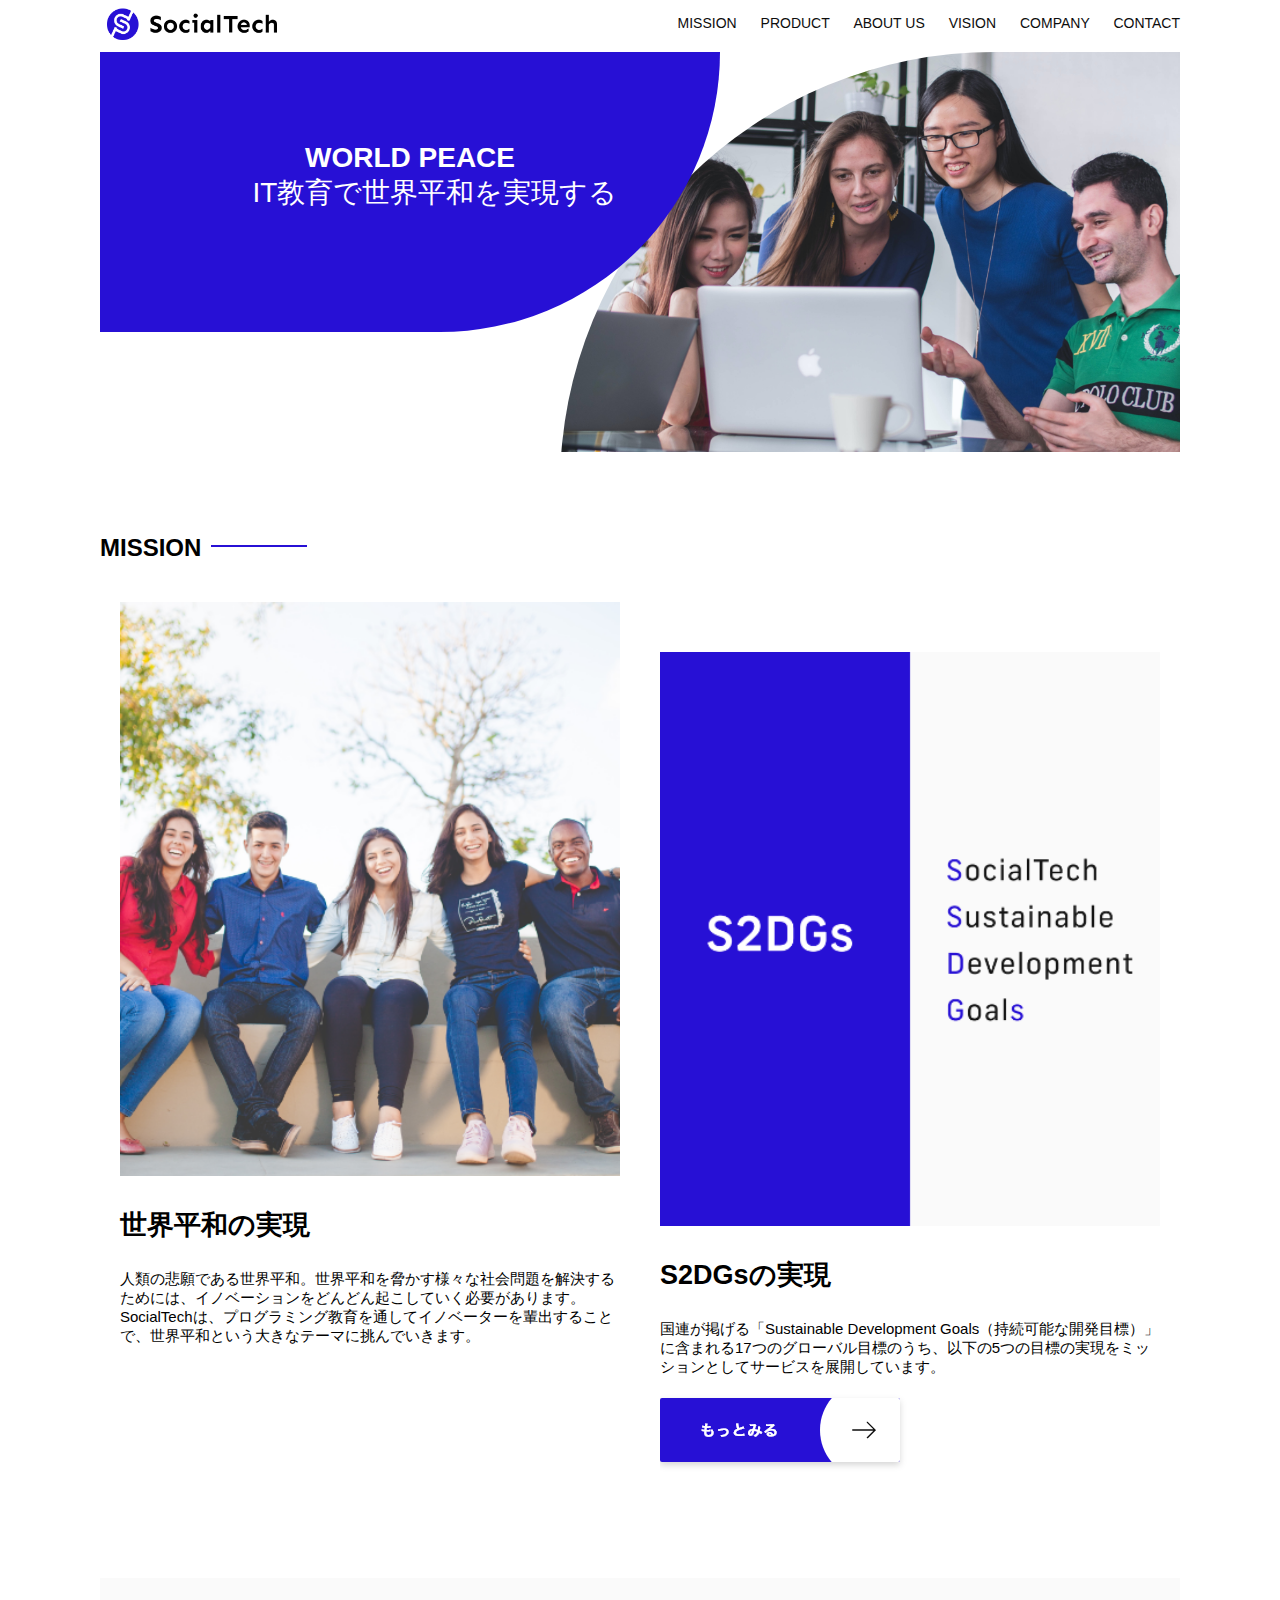
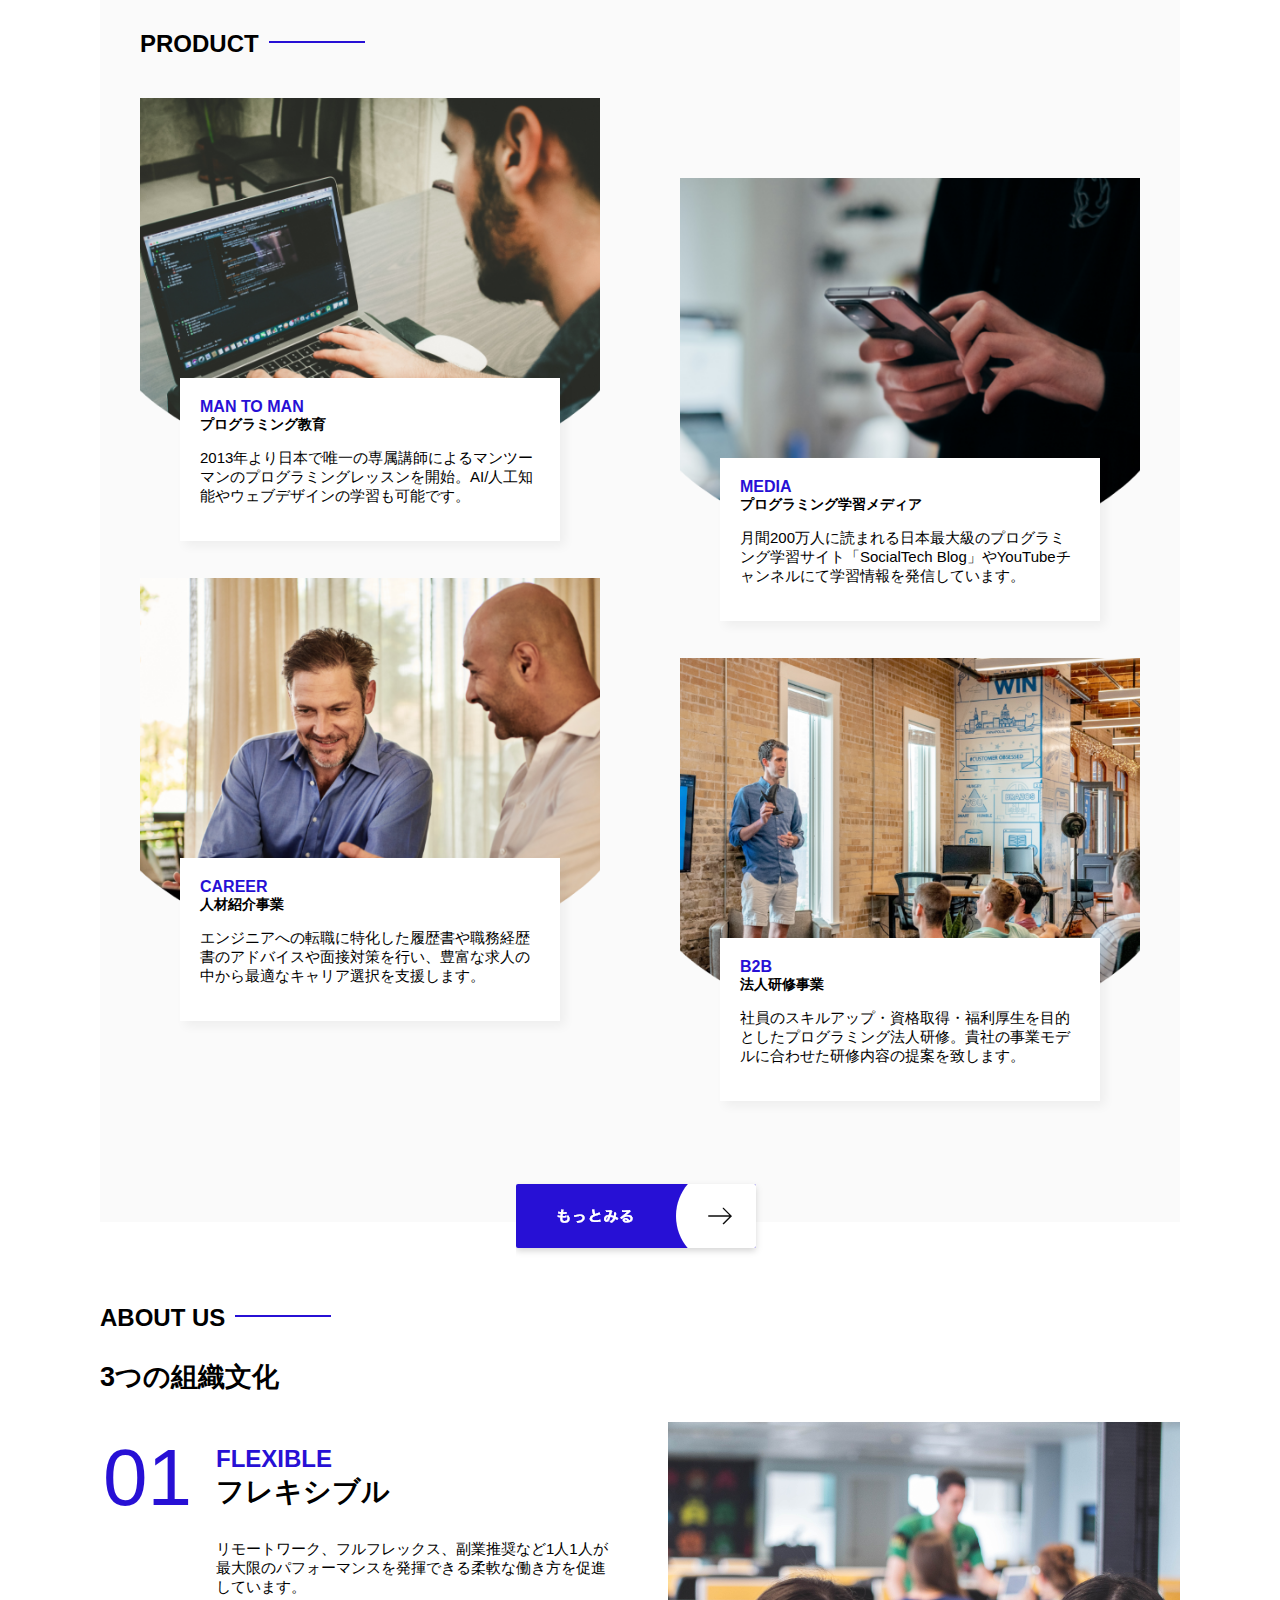
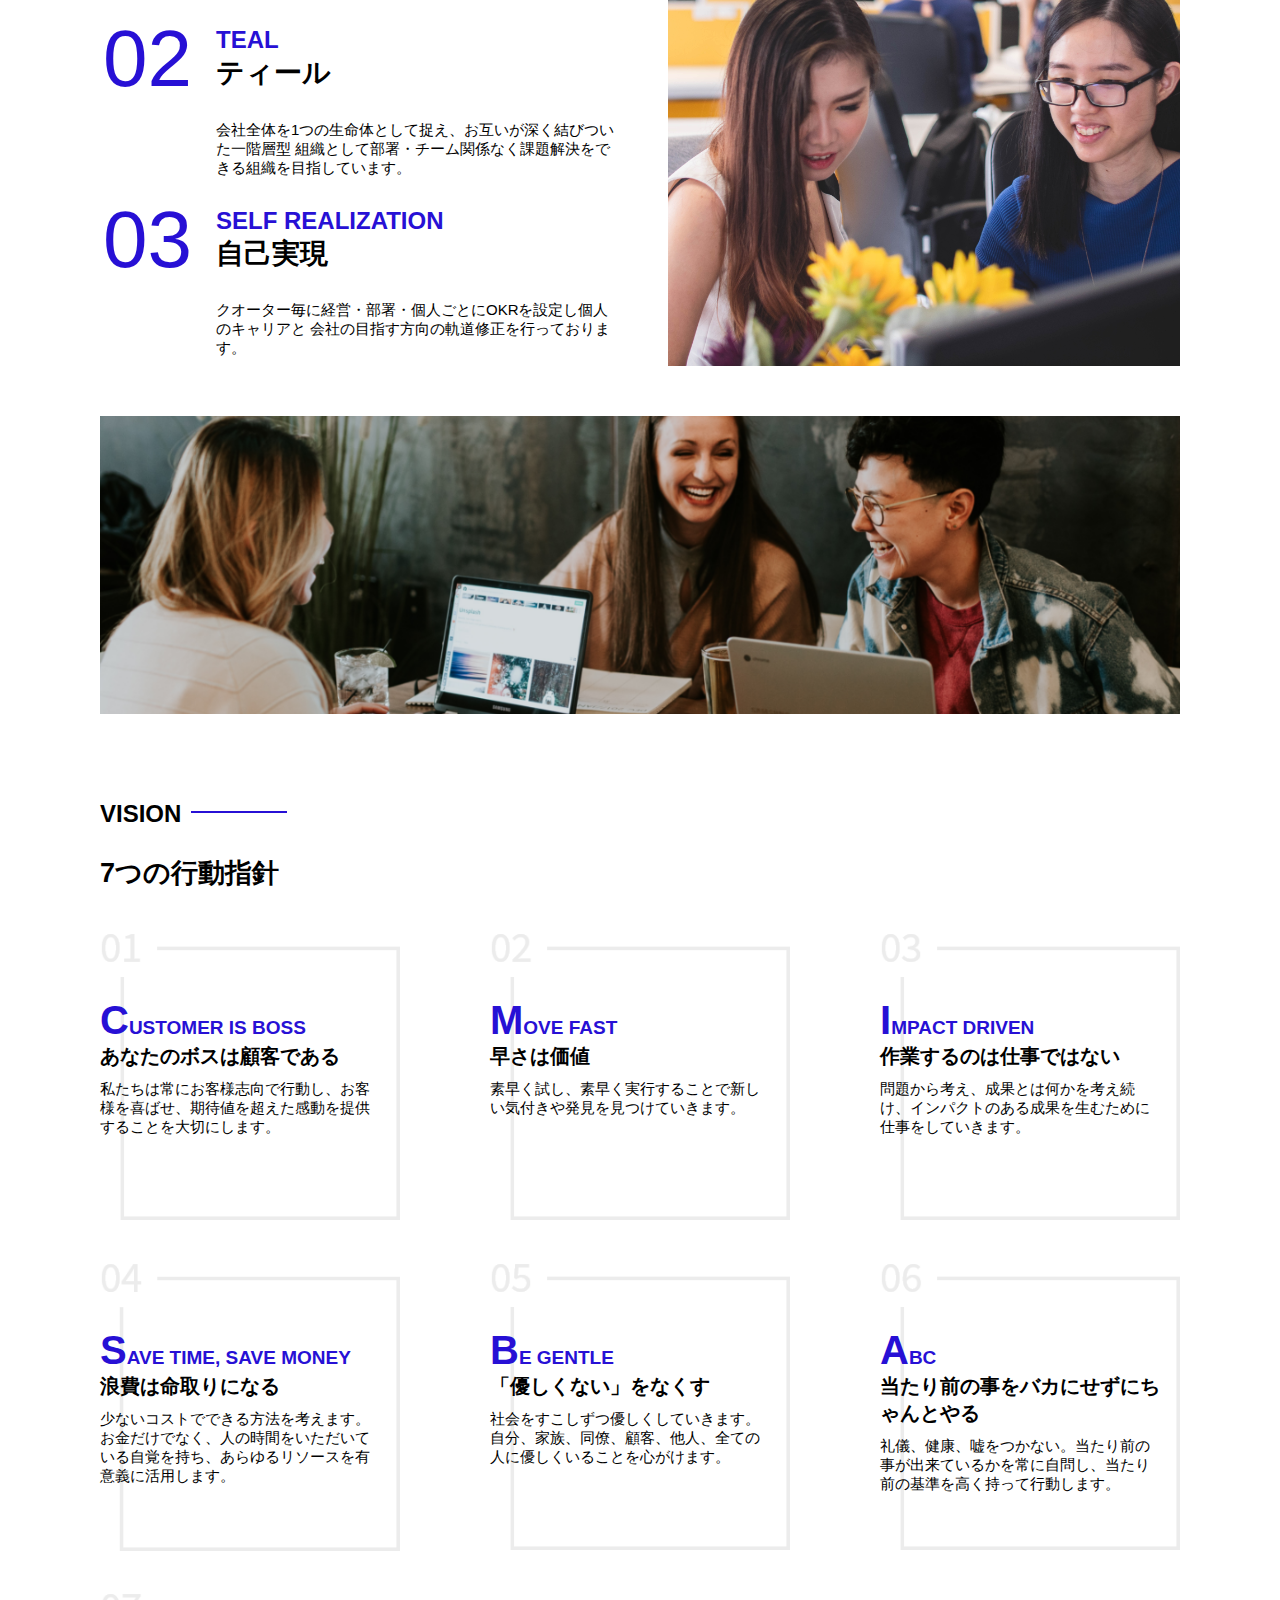
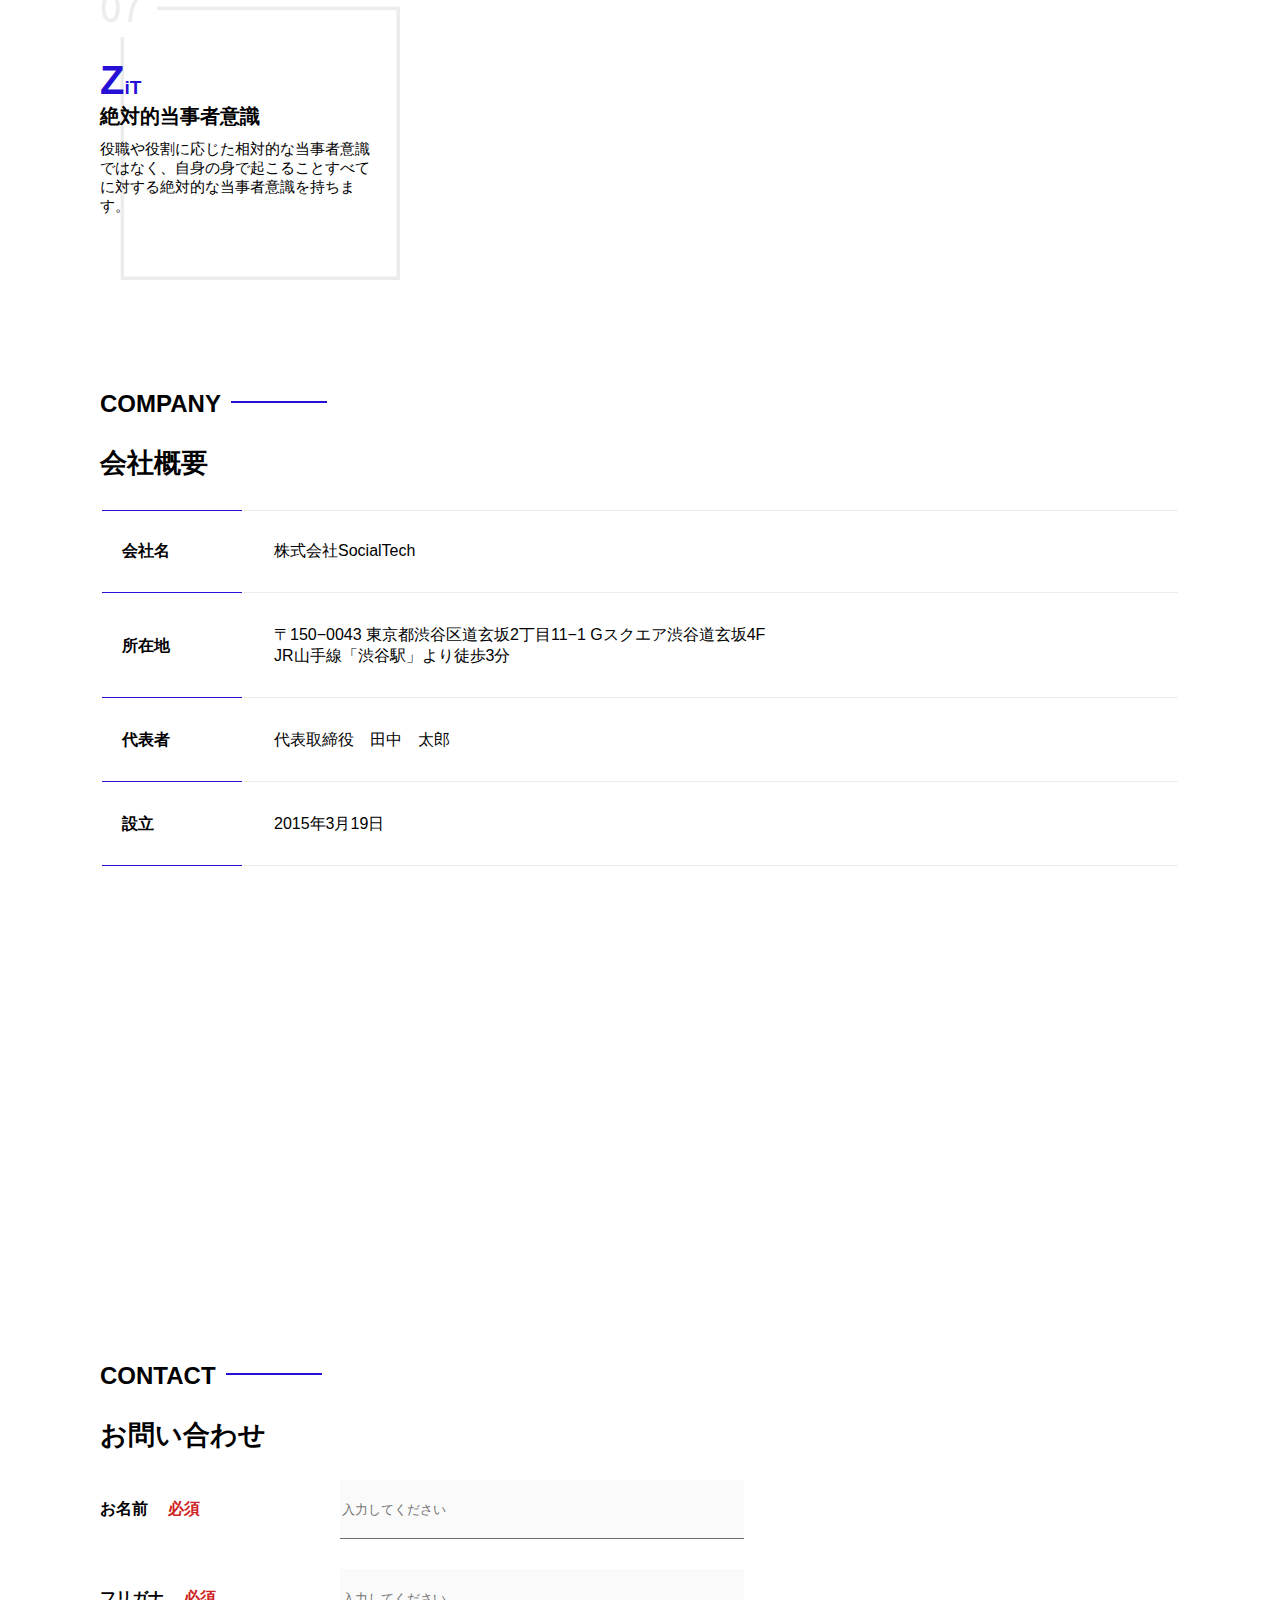
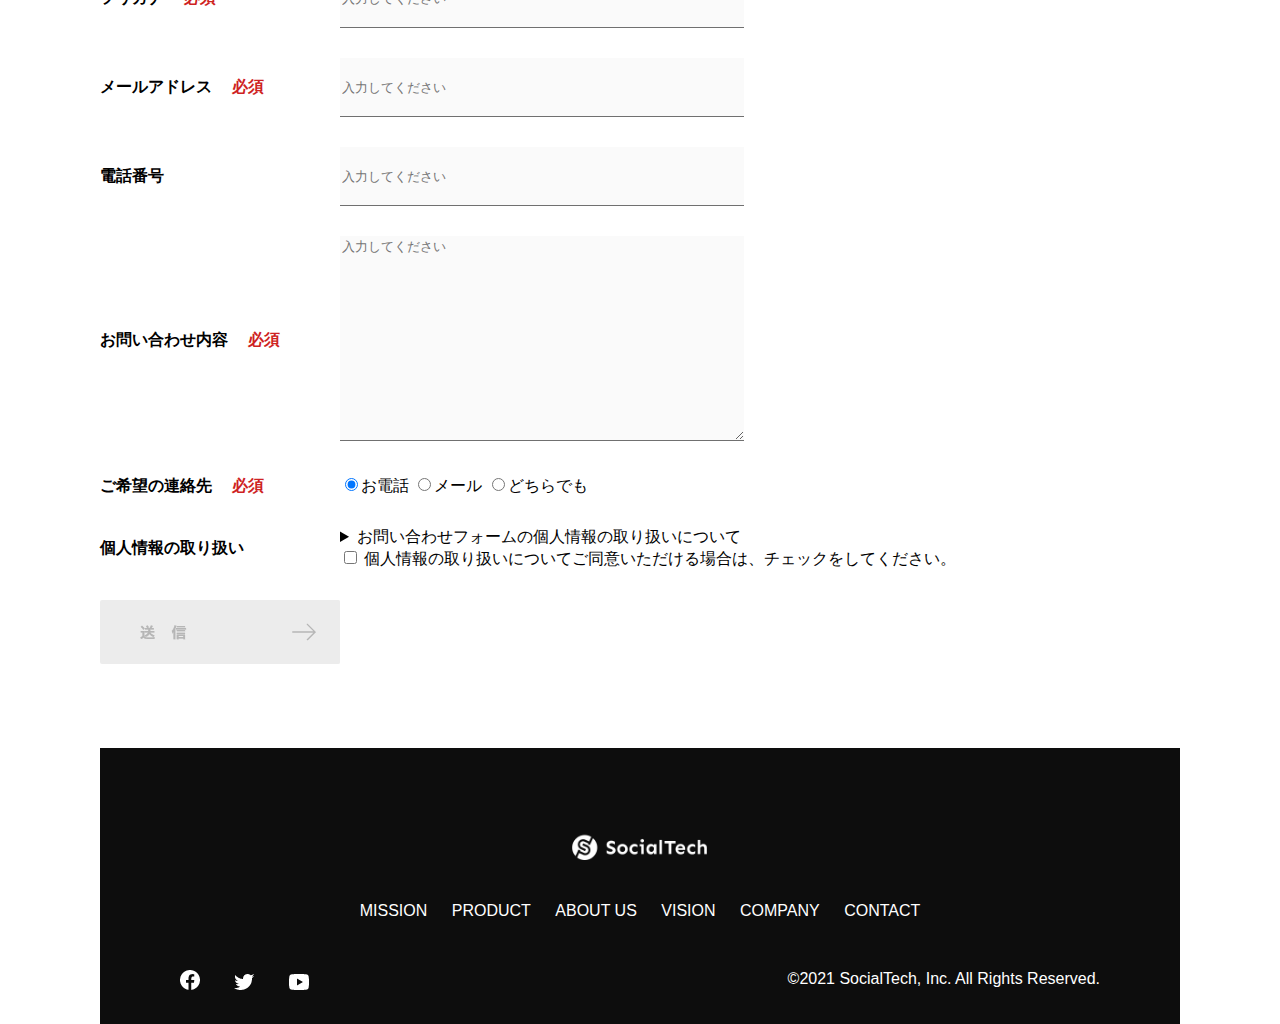
<file: index.html>
<!DOCTYPE html>
<html>
  <head>
    <title>SocialTech</title>
    <meta charset="utf-8">
    <meta name="description" content="SocialTechはEdTech業界のリーディングカンパニーを目指します。">
    <meta name="viewport" content="width=device-width, initial-scale=1.0">
    <link rel="stylesheet" href="style.css">
  </head>
  <body>
<!-- ヘッダー -->
<header>
  <a href="index.html" id="logo"><img src="images/logo.png" alt="トップページに戻る"></a>
  <!-- PC用ナビゲーション -->
  <nav id="nav-pc">
    <a href="mission.html">MISSION</a>
    <a href="product.html">PRODUCT</a>
    <a href="index.html#aboutus">ABOUT US</a>
    <a href="index.html#vision">VISION</a>
    <a href="index.html#company">COMPANY</a>
    <a href="index.html#contact">CONTACT</a>
  </nav>
  <img id="menu-sp" src="images/button-menu.png" alt="ナビゲーションを開く" onclick="document.getElementById('nav-sp').style.display = 'block';">
  <nav id="nav-sp">
    <img id="close" src="images/button-close.png" alt="ナビゲーションを閉じる" onclick="document.getElementById('nav-sp').style.display = 'none'">
    <a id="logo-sp" href="index.html" onclick="document.getElementById('nav-sp').style.display = 'none'"><img
       src="images/logo-sp.png" alt="トップページに戻る"></a>
       <a class="menu" href="mission.html" onclick="document.getElementById('nav-sp').style.display = 'none'">MISSION</a>
       <a class="menu" href="product.html" onclick="document.getElementById('nav-sp').style.display = 'none'">PRODUCT</a>
       <a class="menu" href="index.html#aboutus" onclick="document.getElementById('nav-sp').style.display = 'none'">ABOUT US</a>
      <a class="menu" href="index.html#vision" onclick="document.getElementById('nav-sp').style.display = 'none'">VISION</a>
      <a class="menu" href="index.html#company" onclick="document.getElementById('nav-sp').style.display = 'none'">COMPANY</a>
      <a class="menu" href="index.html#contact" onclick="document.getElementById('nav-sp').style.display = 'none'">CONTACT</a>
      <div id="sns">
        <a href="https://www.facebook.com/sejuku2013"><img src="images/button-facebook.png" alt="Facebookのリンク"></a>
        <a href="https://twitter.com/samuraijuku"><img src="images/button-twitter.png" alt="Twitterのリンク"></a>
        <a href="https://www.youtube.com/channel/UCCFOQO5aDK0xXam4cUQXT8g"><img src="images/button-youtube.png" alt="YouTubeのリンク"></a>
      </div>
  </nav>
</header>
<main>
  <article>
    <!-- main visual -->
    <section id="main-visual">
        <div id="main-message">
          <h1>WORLD PEACE</h1>
          <p>IT教育で世界平和を実現する</p>
        </div>
        <img src="images/index/index-main.png" alt="PCの周りに集まる多国籍の仲間たち">
    </section>
    <!-- mission -->
    <section id="mission">
      <h2 class="index-h2">MISSION</h2>
      <div id="mission-flex">
        <div>
          <img id="mission-photo" src="images/index/index-mission.png" alt="屋外のベンチで写真を撮影する多国籍の仲間たち">
          <h3>世界平和の実現</h3>
          <p>人類の悲願である世界平和。世界平和を脅かす様々な社会問題を解決するためには、イノベーションをどんどん起こしていく必要があります。SocialTechは、プログラミング教育を通してイノベーターを輩出することで、世界平和という大きなテーマに挑んでいきます。</p>
        </div>
        <div>
          <img id="s2dgs" src="images/index/s2dgs.png" alt="S2DGs">
          <h3>S2DGsの実現</h3>
          <p>国連が掲げる「Sustainable Development Goals（持続可能な開発目標）」に含まれる17つのグローバル目標のうち、以下の5つの目標の実現をミッションとしてサービスを展開しています。</p>
          <a href="mission.html">
            <img src="images/button-more.png" alt="もっと見る">
          </a>
        </div>
      </div>
    </section>
    <!-- product -->
    <section id="product">
      <h2 class="index-h2">PRODUCT</h2>
      <div>
        <div id="product-left">
          <div>
            <img class="product-photo" src="images/index/index-mantoman.png" alt="PCでコードを書く男性">
            <div class="product-explain">
              <span>MAN TO MAN</span>
              <h3>プログラミング教育</h3>
              <p>2013年より日本で唯一の専属講師によるマンツーマンのプログラミングレッスンを開始。AI/人工知能やウェブデザインの学習も可能です。</p>
            </div>
        </div>
        <div>
          <img class="product-photo" src="images/index/index-career.png" alt="笑顔で話し合う2人の男性">
          <div class="product-explain">
            <span>CAREER</span>
            <h3>人材紹介事業</h3>
            <p>エンジニアへの転職に特化した履歴書や職務経歴書のアドバイスや面接対策を行い、豊富な求人の中から最適なキャリア選択を支援します。</p>
          </div>
        </div>
        </div>
        <div id="product-right">
          <div>
            <img class="product-photo" src="images/index/index-media.png" alt="スマートフォンを操作する人">
            <div class="product-explain">
              <span>MEDIA</span>
              <h3>プログラミング学習メディア</h3>
              <p>月間200万人に読まれる日本最大級のプログラミング学習サイト「SocialTech Blog」やYouTubeチャンネルにて学習情報を発信しています。</p>
            </div>
          </div>
          <div>
            <img class="product-photo" src="images/index/index-b2b.png" alt="講演中の男性とそれを聴く人々">
            <div class="product-explain">
              <span>B2B</span>
              <h3>法人研修事業</h3>
              <p>社員のスキルアップ・資格取得・福利厚生を目的としたプログラミング法人研修。貴社の事業モデルに合わせた研修内容の提案を致します。</p>
            </div>
          </div>
        </div>
      </div>
      <div>
        <a id="product-more" href="product.html">
          <img src="images/button-more.png" alt="もっとみる">
        </a>
      </div>
    </section>
    <!-- about us -->
    <section id="aboutus">
  <h2 class="index-h2"> ABOUT US</h2>
  <h3>3つの組織文化</h3>
  <div>
    <table class="culture-table">
      <tr>
        <td>
          <span class="culture-num">01</span>
        </td>
        <td>
          <span class="culture-en">FLEXIBLE</span>
          <span class="culture-jp">フレキシブル</span>
        </td>
      </tr>
      <tr>
        <td>
          <!-- 空のセル -->
        </td>
        <td>
          <p class="culture-description">
            リモートワーク、フルフレックス、副業推奨など1人1人が最大限のパフォーマンスを発揮できる柔軟な働き方を促進しています。
          </p>
        </td>
      </tr>
      <tr>
        <td>
          <span class="culture-num">02</span>
        </td>
        <td>
          <span class="culture-en">TEAL</span>
          <span class="culture-jp">ティール</span>
        </td>
      </tr>
      <tr>
        <td>
          <!-- 空のセル -->
        </td>
        <td>
          <p class="culture-description">
            会社全体を1つの生命体として捉え、お互いが深く結びついた一階層型
            組織として部署・チーム関係なく課題解決をできる組織を目指しています。
          </p>
        </td>
      </tr>
      <tr>
        <td>
          <span class="culture-num">03</span>
        </td>
        <td>
          <span class="culture-en">SELF REALIZATION</span>
          <span class="culture-jp">自己実現</span>
        </td>
        <tr>
          <td>
            <!-- 空のセル -->
          </td>
          <td>
            <p class="culture-description">
              クオーター毎に経営・部署・個人ごとにOKRを設定し個人のキャリアと
              会社の目指す方向の軌道修正を行っております。
            </p>
          </td>
        </tr>
    </table>
    <img class="culture-img" src="images/index/index-aboutus1.png" alt="笑顔で話し合う2人の女性">
  </div>
  <img class="culture-img2" src="images/index/index-aboutus2.png" alt="笑顔で話し合う3人の男女">
</section>
<!-- VISION -->
<section id="vision">
  <h2 class="index-h2">VISION</h2>
  <h3>7つの行動指針</h3>
  <div>
  <div class="vision-box">
    <img src="images/index/vision-01.png" alt="01">
    <span>
      <h4>CUSTOMER IS BOSS</h4>
      <h5>あなたのボスは顧客である</h5>
      <p>私たちは常にお客様志向で行動し、お客様を喜ばせ、期待値を超えた感動を提供することを大切にします。</p>
    </span>
    </div>
  <div class="vision-box">
    <img src="images/index/vision-02.png" alt="02">
    <span>
      <h4>MOVE FAST</h4>
      <h5>早さは価値</h5>
      <p>素早く試し、素早く実行することで新しい気付きや発見を見つけていきます。</p>
    </span>
  </div>
  <div class="vision-box">
    <img src="images/index/vision-03.png" alt="03">
    <span>
      <h4>IMPACT DRIVEN</h4>
      <h5>作業するのは仕事ではない</h5>
      <p>問題から考え、成果とは何かを考え続け、インパクトのある成果を生むために仕事をしていきます。</p>
    </span>
  </div>
    <div class="vision-box">
      <img src="images/index//vision-04.png" alt="04">
      <span>
        <h4>SAVE TIME, SAVE MONEY</h4>
        <h5>浪費は命取りになる</h5>
        <p>少ないコストでできる方法を考えます。お金だけでなく、人の時間をいただいている自覚を持ち、あらゆるリソースを有意義に活用します。</p>
      </span>
    </div>
    <div class="vision-box">
      <img src="images/index/vision-05.png" alt="05">
      <span>
        <h4>BE GENTLE</h4>
        <h5>「優しくない」をなくす</h5>
        <p>社会をすこしずつ優しくしていきます。自分、家族、同僚、顧客、他人、全ての人に優しくいることを心がけます。</p>
      </span>
    </div>
    <div class="vision-box">
      <img src="images/index/vision-06.png" alt="06">
      <span>
        <h4>ABC</h4>
        <h5>当たり前の事をバカにせずにちゃんとやる</h5>
        <p>礼儀、健康、嘘をつかない。当たり前の事が出来ているかを常に自問し、当たり前の基準を高く持って行動します。</p>
      </span>
    </div>
    <div class="vision-box">
      <img src="images/index/vision-07.png" alt="07">
      <span>
        <h4>ZiT</h4>
        <h5>絶対的当事者意識</h5>
         <p>役職や役割に応じた相対的な当事者意識ではなく、自身の身で起こることすべてに対する絶対的な当事者意識を持ちます。</p>
      </span>
    </div>
  </div>
</section>
<section id="company">
  <h2 class="index-h2">COMPANY</h2>
  <h3>会社概要</h3>
  <table id="company-table">
<tr>
  <th class="tableheader-first">会社名</th>
  <td class="cell-first">株式会社SocialTech</td>
</tr>
<tr>
<th class="tableheader">所在地</th>
<td class="cell">〒150−0043 東京都渋谷区道玄坂2丁目11−1 Gスクエア渋谷道玄坂4F<br>JR山手線「渋谷駅」より徒歩3分</td>
</tr>
<tr>
  <th class="tableheader">代表者</th>
  <td class="cell">代表取締役　田中　太郎</td>
</tr>
<tr>
  <th class="tableheader">設立</th>
<td class="cell">2015年3月19日</td></tr>
  </table>
  <iframe src="https://www.google.com/maps/embed?pb=!1m14!1m8!1m3!1d12966.880084855007!2d139.6960347!3d35.6592691!3m2!1i1024!2i768!4f13.1!3m3!1m2!1s0x60188caa213a85e5%3A0x8e064c523da1dacc!2z44K544Kv44Ko44Ki5riL6LC3!5e0!3m2!1sja!2sjp!4v1710215024464!5m2!1sja!2sjp" width="600" height="450" style="border:0;" allowfullscreen="" loading="lazy" referrerpolicy="no-referrer-when-downgrade">
  </iframe>
</section>
<!-- contact -->
<section id="contact">
  <h2 class="index-h2">CONTACT</h2>
  <h3>お問い合わせ</h3>
  <form action="https://api.staticforms.xyz/submit" method="post">
    <input type="text" name="honeypot" style="display:none">
    <input type="hidden" name="accessKey" value="dfefdc2d-6269-4189-b81f-96ba6f481c6e">
    <input type="hidden" name="subject" value="お問い合わせフォーム" >
    <input type="hidden" name="replyTo" value="monkeylovesickwaterbaby@hotmail.co.jp">
    <input type="hidden" name="redirectTo" value="">
    <div>
      <div class="contact-heading">
        <label class="contact-label">お名前<span class="contact-span">必須</span></label>
      </div>
      <div>
        <input type="text" name="name" placeholder="入力してください" class="contact-textbox">
      </div>
    </div>
    <div>
      <div class="contact-heading">
        <label class="contact-label">フリガナ<span class="contact-span">必須</span></label>
      </div>
      <div>
        <input type="text" name="hurigana" placeholder="入力してください" class="contact-textbox">
      </div>
    </div>
    <div>
      <div class="contact-heading">
        <label class="contact-label">メールアドレス<span class="contact-span">必須</span></label>
      </div>
      <div>
        <input type="text" name="email" placeholder="入力してください" class="contact-textbox">
      </div>
    </div>
    <div>
      <div class="contact-heading">
        <label class="contact-label">電話番号</label>
      </div>
      <div>
        <input type="text" name="tel" placeholder="入力してください" class="contact-textbox">
      </div>
    </div>
    <div>
      <div class="contact-heading">
        <label class="contact-label">お問い合わせ内容<span class="contact-span">必須</span></label>
      </div>
      <div>
        <textarea class="contact-textarea" placeholder="入力してください" name="message"></textarea>
      </div>
    </div>
    <div>
      <div class="contact-heading">
        <label class="contact-label">ご希望の連絡先<span class="contact-span">必須</span></label>
      </div>
      <div>
        <input class="radiobutton" type="radio" value="tel" name="contact" checked><label>お電話</label>
        <input class="radiobutton" type="radio" value="mail" name="contact"><label>メール</label>
        <input class="radiobutton" type="radio" value="both" name="contact"><label>どちらでも</label>
      </div>
    </div>
    <div>
      <div class="contact-heading">
        <label class="contact-label">個人情報の取り扱い</label>
      </div>
      <div>
        <details>
          <summary>お問い合わせフォームの個人情報の取り扱いについて</summary>
          <div>
            <span>１．組織の名称又は氏名</span><br>
            株式会社SocialTech<br><br>
            <span>２．個人情報保護管理者（若しくはその代理人）の氏名又は職名、所属及び連絡先
              鈴木 一郎 コーポレート部</span><br>
              メールアドレス：support@socialtech.net<br>
              TEL:03-xxxx-xxxx<br>
              <span>３．個人情報の利用目的</span><br>
              ・本サービス及び本サービスに関連する情報の提供又はそれらに関する連絡のため<br>
              ・ユーザーの本人確認のため<br>
              ・当社サービスのご案内のため<br>
              ・当社の商品等の広告または宣伝（電子メールによるものを含むものとします。）<br><br>
              <span>４．個人情報の取り扱い業務の委託</span><br>
              個人情報の取扱業務の全部または一部を外部に業務委託する場合があります。<br>
              その際、弊社は、個人情報を適切に保護できる管理体制を敷き実行していることを条件として<br>
              委託先を厳選したうえで、機密保持契約を委託先と締結し、お客様の個人情報を厳密に管理させます。<br><br>
              <span>５．個人情報の開示等の請求</span><br>
              お客様は、弊社に対してご自身の個人情報の開示等（利用目的の通知、開示、内容の訂正・追加・削除、利用の停止または消去、第三者への提供の停止）に関して、当社問合わせ窓口に申し出ることができます。<br>
              その際、弊社はお客様ご本人を確認させていただいたうえで、合理的な期間内に対応いたします。<br><br>
              なお、個人情報に関する弊社問合わせ先は、次の通りです。<br><br>
              株式会社SocialTech　個人情報問合せ窓口<br>
              〒150-0043　東京都渋谷区道玄坂2丁目11-1 Ｇスクエア渋谷道玄坂 4F<br>
              メールアドレス：support@socialtech.net　TEL：03-xxxx-xxxx<br><br>
              <span>６．個人情報を提供されることの任意性について</span><br><br>
              お客様がご自身の個人情報を弊社に提供されるか否かは、お客様のご判断によりますが、もしご提供されない場合には、適切なサービスが提供できない場合がありますので予めご了承ください。
          </div>
        </details>
        <input type="checkbox" name="agree">
        <span>個人情報の取り扱いについてご同意いただける場合は、チェックをしてください。</span>
      </div>
    </div>
    <input type="image" src="images/button-submit.png" alt="送信する">
  </form>
</section>
</article>
<footer>
  <div id="footer-logo">
    <img src="images/logo-sp.png" alt="SocialTech">
  </div>
  <div id="footer-link">
    <a href="mission.html">MISSION</a>
    <a href="product.html">PRODUCT</a>
    <a href="index.html#aboutus">ABOUT US</a>
    <a href="index.html#vision">VISION</a>
    <a href="index.html#company">COMPANY</a>
    <a href="index.html#contact">CONTACT</a>
  </div>
  <div id="sns-footer">
    <a href="https://www.facebook.com/sejuku2013"><img src="images/button-facebook.png" alt="Facebookのリンク"></a>
    <a href="https://twitter.com/samuraijuku"><img src="images/button-twitter.png" alt="Twitterのリンク"></a>
    <a href="https://www.youtube.com/channel/UCCFOQO5aDK0xXam4cUQXT8g"><img src="images/button-youtube.png" alt="YouTubeのリンク"></a>
      <span id="copyright">&copy;2021 SocialTech, Inc. All Rights Reserved. </span>
  </div>
</footer>
</main>
  </body>
</html>
</file>
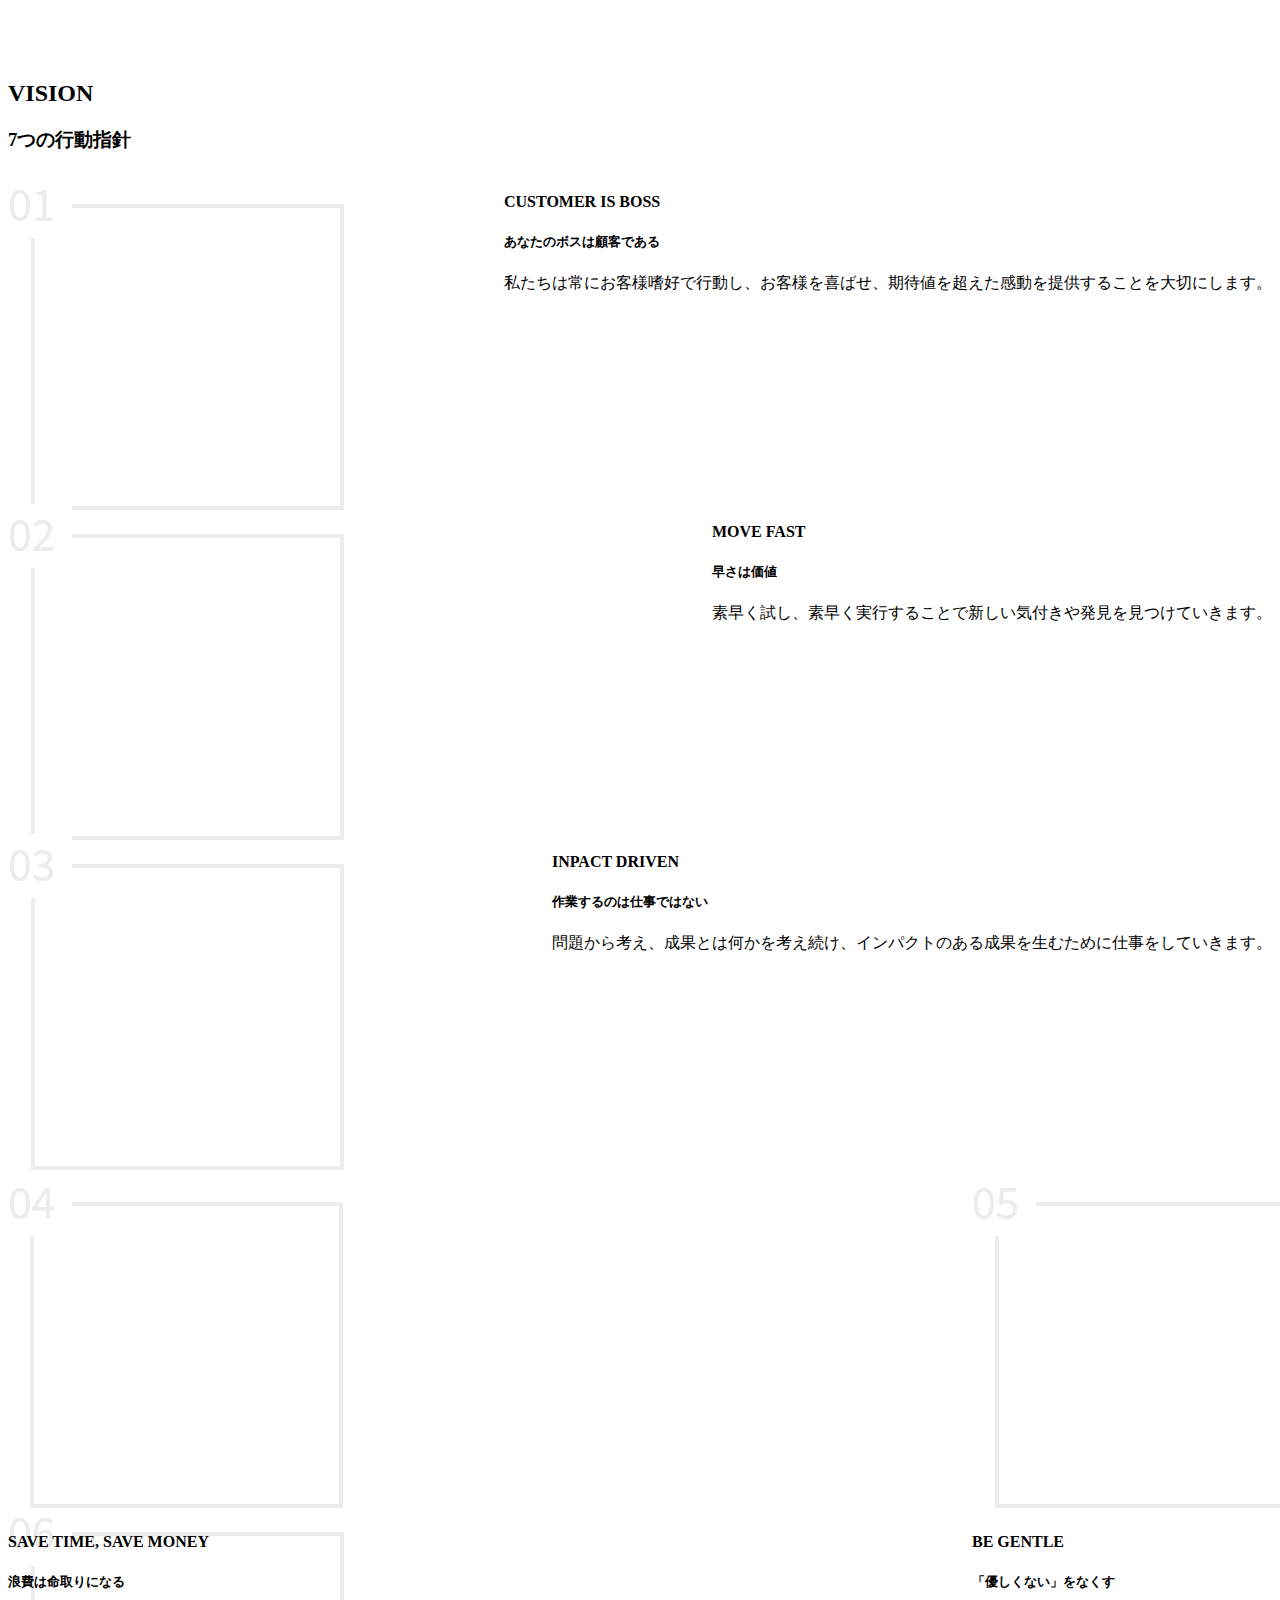
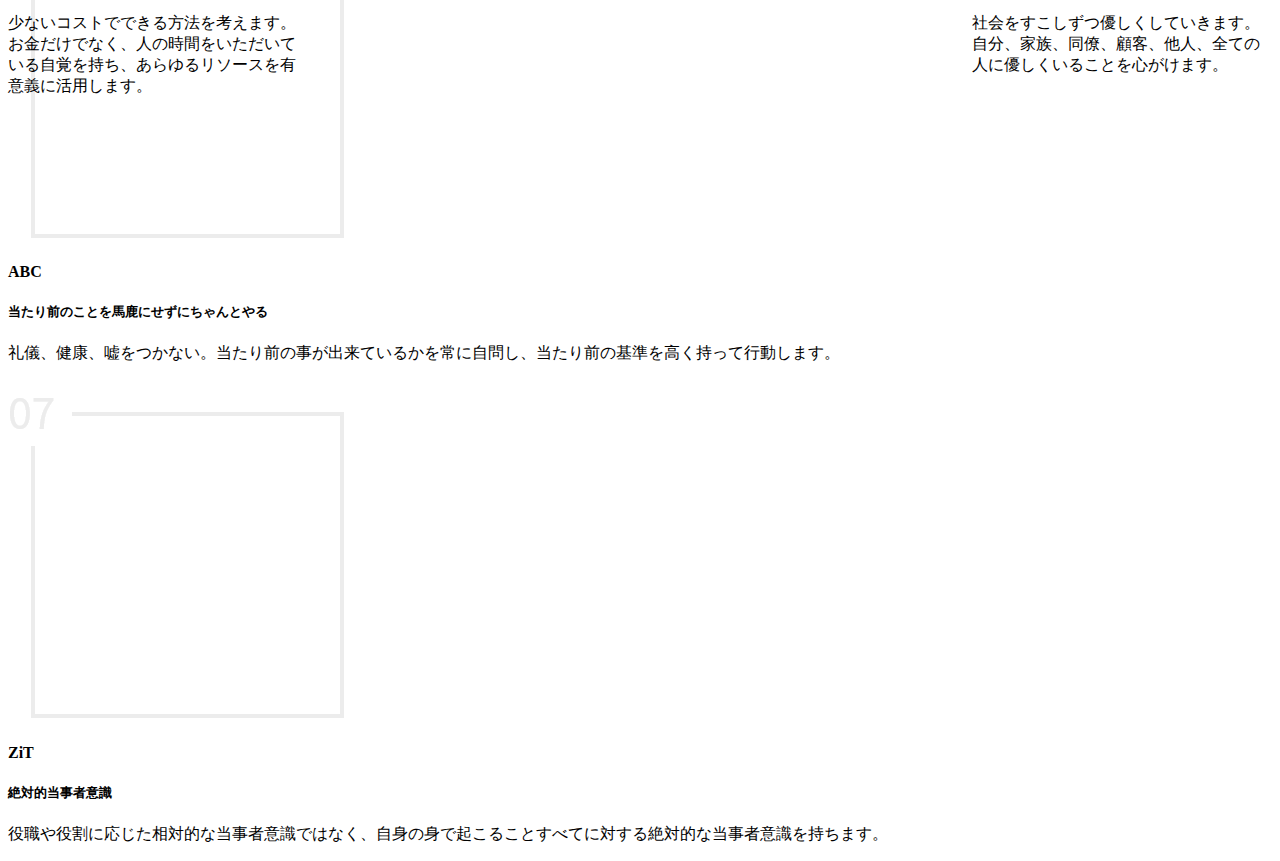
<file: copy.html>
<!DOCTYPE html>
<html>
  <head>
    <title>SocialTech</title>
    <meta charset="utf-8">
    <meta name="description" content="SocialTechはEdTech業界のリーディングカンパニーを目指します。">
    <meta name="viewport" content="width=device-width, initial-scale=1.0">
    <link rel="stylesheet" href="copy.css">
  </head>
  <body>
<section id="vision">
  <h2 class="index-h2">VISION</h2>
  <h3>7つの行動指針</h3>
  <div class="vision-box">
    <img src="images/index/vision-01.png" alt="01">
    <span>
      <h4>CUSTOMER IS BOSS</h4>
      <h5>あなたのボスは顧客である</h5>
      <p>私たちは常にお客様嗜好で行動し、お客様を喜ばせ、期待値を超えた感動を提供することを大切にします。</p>
    </span>
  </div>
  <div class="vision-box">
    <img src="images/index/vision-02.png" alt="02">
    <span>
      <h4>MOVE FAST</h4>
      <h5>早さは価値</h5>
      <p>素早く試し、素早く実行することで新しい気付きや発見を見つけていきます。</p>
    </span>
  </div>
  <div class="vision-box">
    <img src="images/index/vision-03.png" alt="03">
    <span>
      <h4>INPACT DRIVEN</h4>
      <h5>作業するのは仕事ではない</h5>
      <p>問題から考え、成果とは何かを考え続け、インパクトのある成果を生むために仕事をしていきます。</p>
    </span>
    <div class="vision-box">
      <img src="images/index//vision-04.png" alt="04">
      <span>
        <h4>SAVE TIME, SAVE MONEY</h4>
        <h5>浪費は命取りになる</h5>
        <p>少ないコストでできる方法を考えます。お金だけでなく、人の時間をいただいている自覚を持ち、あらゆるリソースを有意義に活用します。</p>
      </spn>
    </div>
    <div class="vision-box">
      <img src="images/index/vision-05.png" alt="05">
      <span>
        <h4>BE GENTLE</h4>
        <h5>「優しくない」をなくす</h5>
        <p>社会をすこしずつ優しくしていきます。自分、家族、同僚、顧客、他人、全ての人に優しくいることを心がけます。</p>
      </span>
    </div>
    <div class="vision- box">
      <img src="images/index/vision-06.png" alt="06">
      <span>
        <h4>ABC</h4>
        <h5>当たり前のことを馬鹿にせずにちゃんとやる</h5>
        <p>礼儀、健康、嘘をつかない。当たり前の事が出来ているかを常に自問し、当たり前の基準を高く持って行動します。</p>
      </span>
    </div>
    <div class="vison-box">
      <img src="images/index/vision-07.png" alt="07">
      <span>
        <h4>ZiT</h4>
        <h5>絶対的当事者意識</h5>
         <p>役職や役割に応じた相対的な当事者意識ではなく、自身の身で起こることすべてに対する絶対的な当事者意識を持ちます。</p>
      </span>
    </div>
  </div>
</section>
  </article>
</main>
  </body>
</html>
</file>
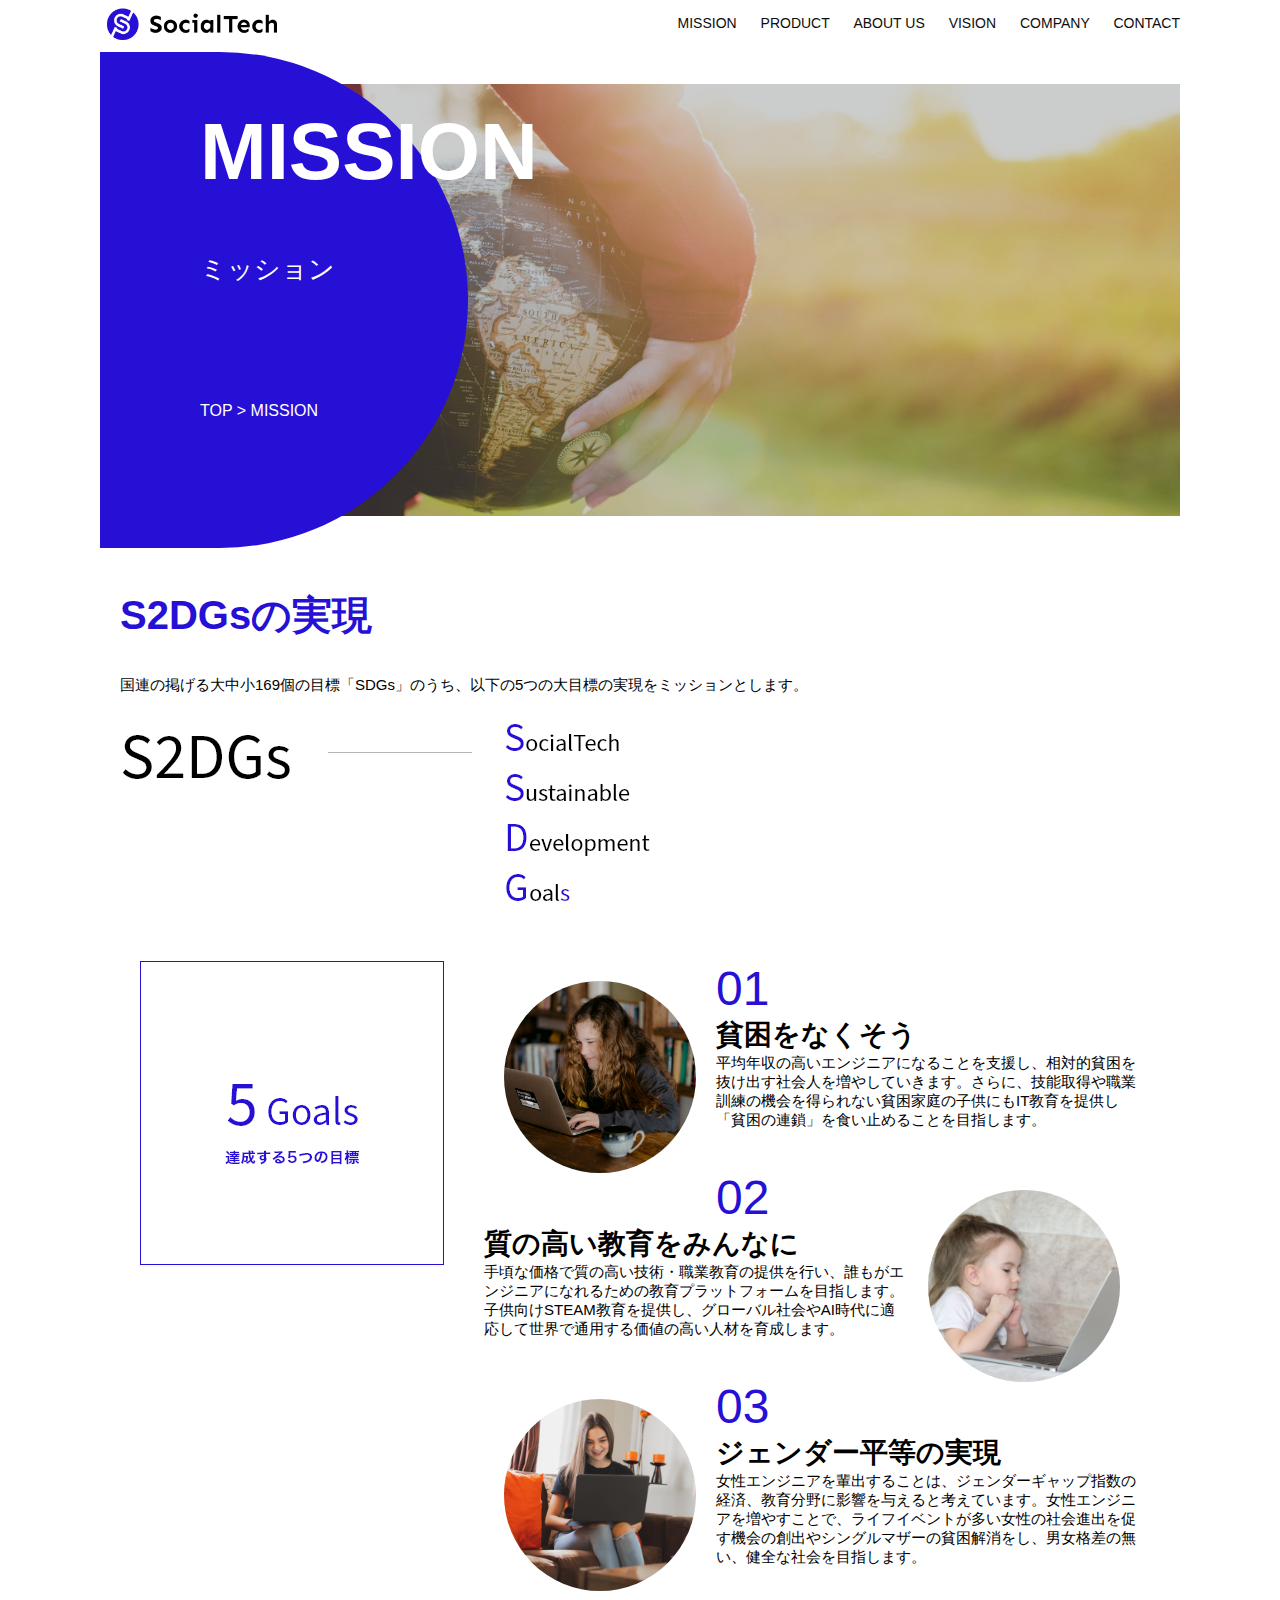
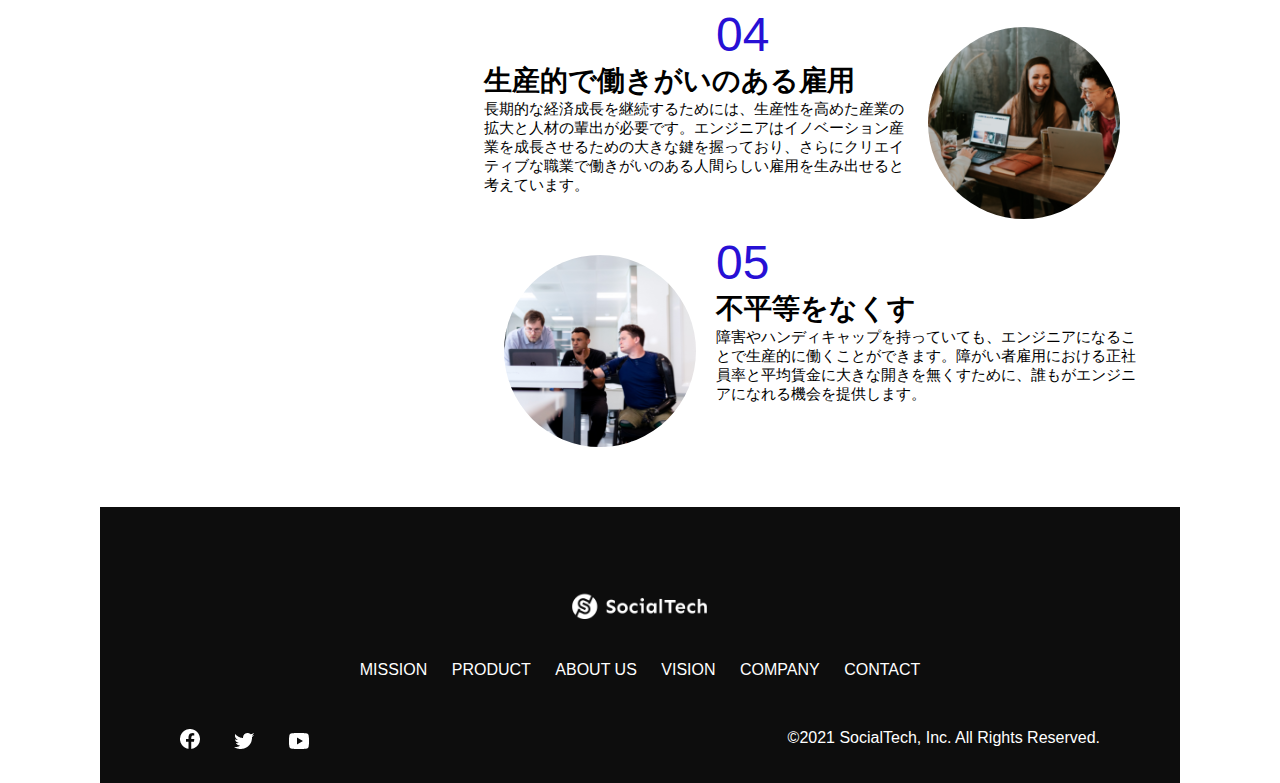
<file: mission.html>
<!DOCTYPE html>
<html>
  <head>
    <title>SocialTech - MISSION ミッション -</title>
    <meta charset="utf-8">
    <meta name="description" content="SocialTechが目指す5つの目標（S2DGs）を紹介します">
    <meta name="viewport" content="width=device-width, initial-scale=1.0">
    <link rel="stylesheet" href="style.css">
  </head>
  <body>
<!-- ヘッダー -->
<header>
  <a href="index.html" id="logo"><img src="images/logo.png" alt="トップページに戻る"></a>
  <!-- PC用ナビゲーション -->
  <nav id="nav-pc">
    <a href="mission.html">MISSION</a>
    <a href="product.html">PRODUCT</a>
    <a href="index.html#aboutus">ABOUT US</a>
    <a href="index.html#vision">VISION</a>
    <a href="index.html#company">COMPANY</a>
    <a href="index.html#contact">CONTACT</a>
  </nav>
  <!-- スマホ用ナビゲーション -->
  <img id="menu-sp" src="images/button-menu.png" alt="ナビゲーションを開く" onclick="document.getElementById('nav-sp').style.display = 'block'">
  <nav id="nav-sp">
    <img id="close" src="images/button-close.png" alt="ナビゲーションを閉じる" onclick="document.getElementById('nav-sp').style.display = 'none'">
    <a id="logo-sp" href="index.html" onclick="document.getElementById('nav-sp').style.display = 'none'"><img
       src="images/logo-sp.png" alt="トップページに戻る"></a>
       <a class="menu" href="mission.html" onclick="document.getElementById('nav-sp').style.display = 'none'">MISSION</a>
       <a class="menu" href="product.html" onclick="document.getElementById('nav-sp').style.display = 'none'">PRODUCT</a>
       <a class="menu" href="index.html#aboutus" onclick="document.getElementById('nav-sp').style.display = 'none'">ABOUT US</a>
      <a class="menu" href="index.html#vision" onclick="document.getElementById('nav-sp').style.display = 'none'">VISION</a>
      <a class="menu" href="index.html#company" onclick="document.getElementById('nav-sp').style.display = 'none'">COMPANY</a>
      <a class="menu" href="index.html#contact" onclick="document.getElementById('nav-sp').style.display = 'none'">CONTACT</a>
      <div id="sns">
        <a href="https://www.facebook.com/sejuku2013"><img src="images/button-facebook.png" alt="Facebookのリンク"></a>
        <a href="https://twitter.com/samuraijuku"><img src="images/button-twitter.png" alt="Twitterのリンク"></a>
        <a href="https://www.youtube.com/channel/UCCFOQO5aDK0xXam4cUQXT8g"><img src="images/button-youtube.png" alt="YouTubeのリンク"></a>
      </div>
  </nav>
</header>
<main>
  <article>
    <!-- MISSIONページ -->
    <section id="mission-main">
      <div id="mission-title">
        <h1>MISSION</h1>
        <span>ミッション</span>
        <div>TOP > MISSION</div>
      </div>
    </section>
    <section id="mission-s2dgs">
      <h2 class="mission-h2">S2DGsの実現</h2>
      <p>国連の掲げる大中小169個の目標「SDGs」のうち、以下の5つの大目標の実現をミッションとします。</p>
      <img src="images/mission/mission-s2dgs.png" alt="S2DGs">
    </section>
    <section id="mission-5goals">
      <div>
        <img id="s2dgs-image" src="images/mission/mission-5goals.png" alt="5Goals">
      </div>
      <div>
      <div>
        <img class="fivegoals-image-left" src="images/mission/mission-5goals01.png" alt="PCを操作する女の子">
        <span class="fivegoals-number">01</span>
        <h3 class="fivegoals-h3">貧困をなくそう</h3>
        <p class="fivegoals-p">平均年収の高いエンジニアになることを支援し、相対的貧困を抜け出す社会人を増やしていきます。さらに、技能取得や職業訓練の機会を得られない貧困家庭の子供にもIT教育を提供し「貧困の連鎖」を食い止めることを目指します。
        </p>
      </div>
      <div>
        <img class="fivegoals-image-right" src="images/mission/mission-5goals02.png" alt="PCを見つめる小さい女の子">
        <span class="fivegoals-number">02</span>
        <h3 class="fivegoals-h3">質の高い教育をみんなに</h3>
        <p class="fivegoals-p">手頃な価格で質の高い技術・職業教育の提供を行い、誰もがエンジニアになれるための教育プラットフォームを目指します。子供向けSTEAM教育を提供し、グローバル社会やAI時代に適応して世界で通用する価値の高い人材を育成します。
      </p>        
      </div>
      <div>
        <img class="fivegoals-image-left" src="images/mission/mission-5goals03.png" alt="PCを操作する女性">
        <span class="fivegoals-number">03</span>
        <h3 class="fivegoals-h3">ジェンダー平等の実現</h3>
        <p class="fivegoals-p">女性エンジニアを輩出することは、ジェンダーギャップ指数の経済、教育分野に影響を与えると考えています。女性エンジニアを増やすことで、ライフイベントが多い女性の社会進出を促す機会の創出やシングルマザーの貧困解消をし、男女格差の無い、健全な社会を目指します。
        </p>
            </div>
            <div>
              <img class="fivegoals-image-right" src="images/mission/mission-5goals04.png" alt="笑顔で話し合う３人の男女">
              <span class="fivegoals-number">04</span>
              <h3 class="fivegoals-h3">生産的で働きがいのある雇用</h3>
              <p class="fivegoals-p">長期的な経済成長を継続するためには、生産性を高めた産業の拡大と人材の輩出が必要です。エンジニアはイノベーション産業を成長させるための大きな鍵を握っており、さらにクリエイティブな職業で働きがいのある人間らしい雇用を生み出せると考えています。
             </p>
            </div>
            <div>
              <img class="fivegoals-image-left" src="images/mission/mission-5goals05.png" alt="障害を持つ男性が生き生きと働く様子">
              <span class="fivegoals-number">05</span>
              <h3 class="fivegoals-h3">不平等をなくす</h3>
              <p class="fivegoals-p">
                障害やハンディキャップを持っていても、エンジニアになることで生産的に働くことができます。障がい者雇用における正社員率と平均賃金に大きな開きを無くすために、誰もがエンジニアになれる機会を提供します。
              </p>
            </div>
          </div>
    </section>
  </article>
<footer>
  <div id="footer-logo">
    <img src="images/logo-sp.png" alt="SocialTech">
  </div>
  <div id="footer-link">
    <a href="mission.html">MISSION</a>
    <a href="product.html">PRODUCT</a>
    <a href="index.html#aboutus">ABOUT US</a>
    <a href="index.html#vision">VISION</a>
    <a href="index.html#company">COMPANY</a>
    <a href="index.html#contact">CONTACT</a>
  </div>
  <div id="sns-footer">
    <a href="https://www.facebook.com/sejuku2013"><img src="images/button-facebook.png" alt="Facebookのリンク"></a>
    <a href="https://twitter.com/samuraijuku"><img src="images/button-twitter.png" alt="Twitterのリンク"></a>
    <a href="https://www.youtube.com/channel/UCCFOQO5aDK0xXam4cUQXT8g"><img src="images/button-youtube.png" alt="YouTubeのリンク"></a>
      <span id="copyright">&copy;2021 SocialTech, Inc. All Rights Reserved. </span>
  </div>
</footer>
</main>
  </body>
</html>
</file>
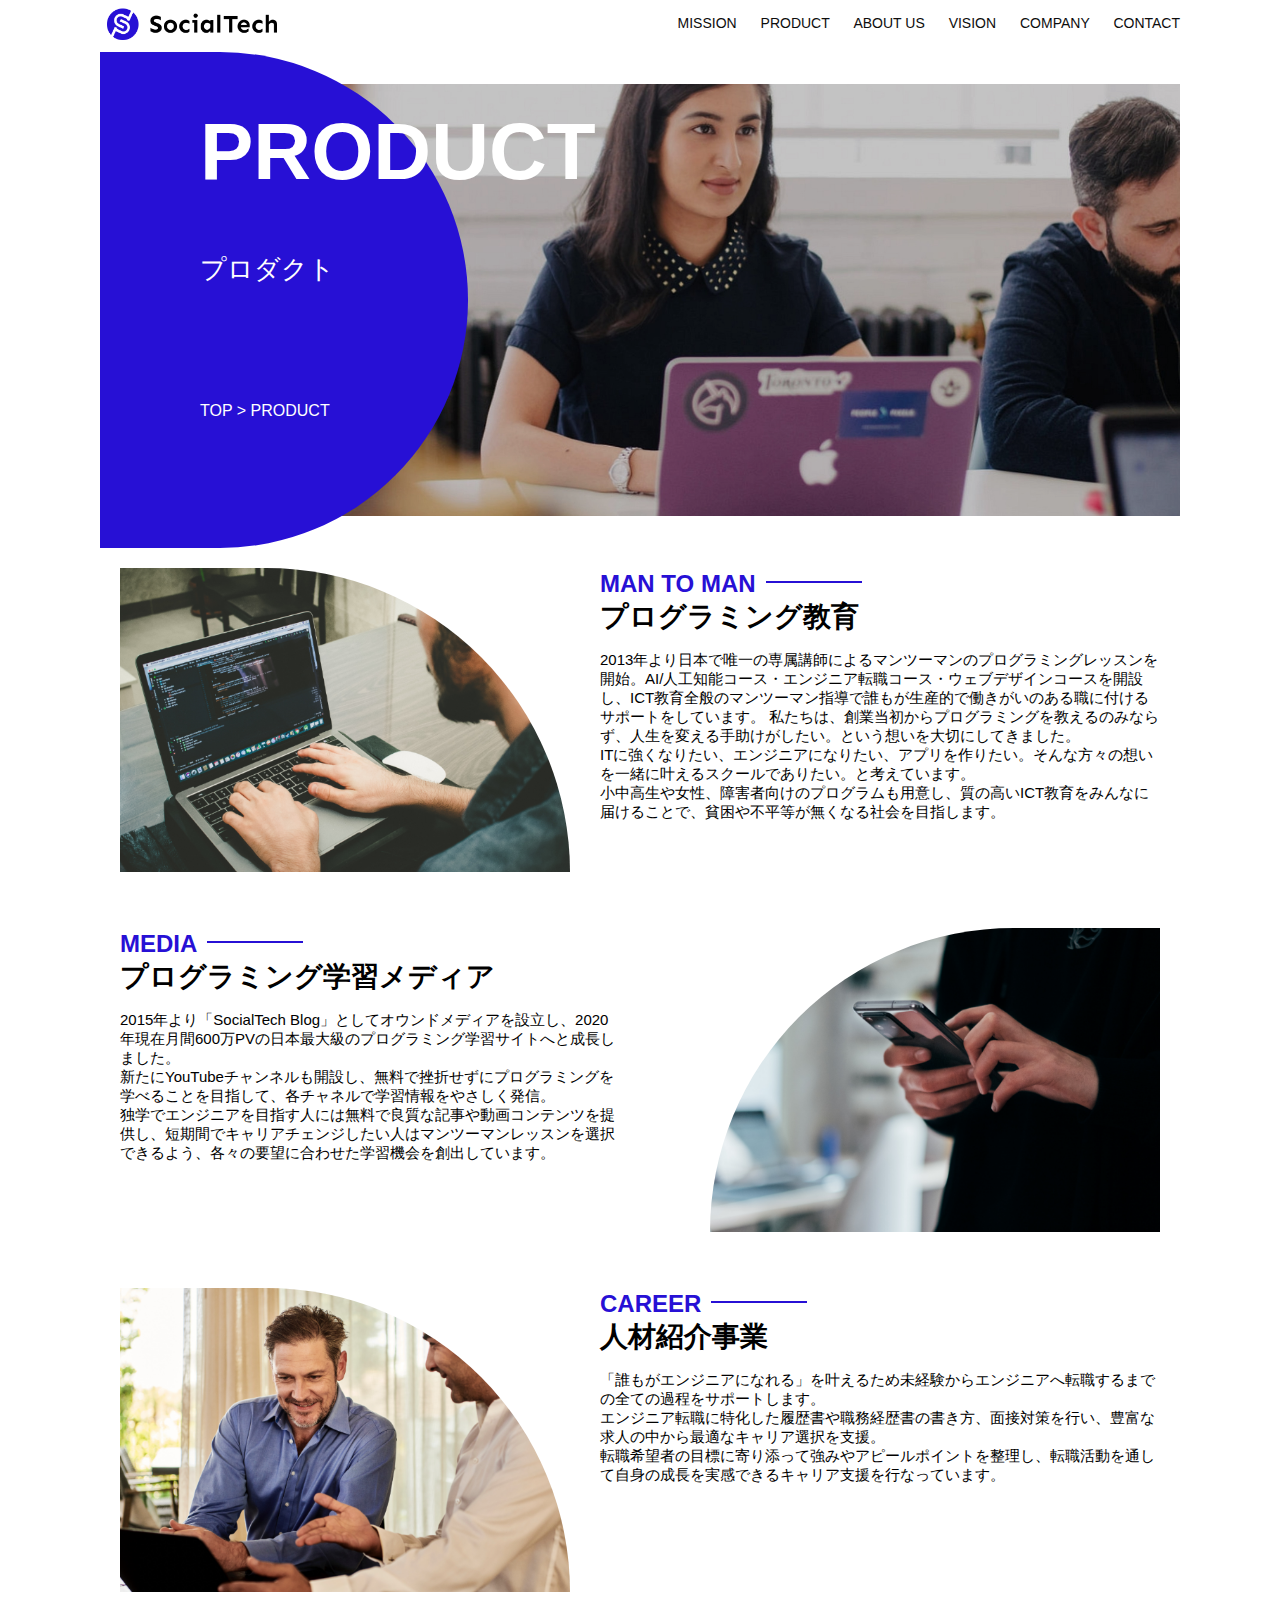
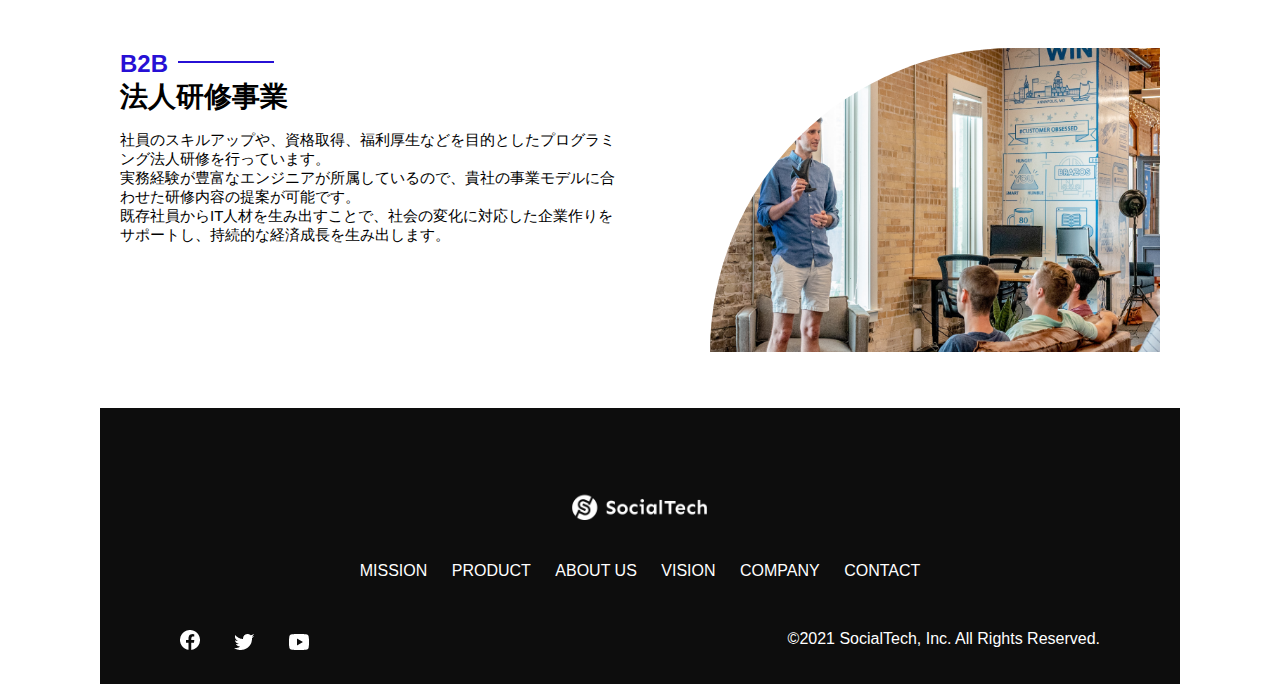
<file: product.html>
<!DOCTYPE html>
<html>
  <head>
    <title>Social Tech -PRODUCT　プロダクト-</title>
    <meta charset="utf-8">
    <meta name="description" content="SocialTechの4つのプロダクトを紹介します">
    <meta name="viewport" content="width=device-width, initial-scale=1.0">
    <link rel="stylesheet" href="style.css">
  </head>
  <body>
<!-- ヘッダー -->
<header>
  <a href="index.html" id="logo"><img src="images/logo.png" alt="トップページに戻る"></a>
  <!-- PC用ナビゲーション -->
  <nav id="nav-pc">
    <a href="mission.html">MISSION</a>
    <a href="product.html">PRODUCT</a>
    <a href="index.html#aboutus">ABOUT US</a>
    <a href="index.html#vision">VISION</a>
    <a href="index.html#company">COMPANY</a>
    <a href="index.html#contact">CONTACT</a>
  </nav>
  <img id="menu-sp" src="images/button-menu.png" alt="ナビゲーションを開く" onclick="document.getElementById('nav-sp').style.display = 'block';">
  <nav id="nav-sp">
    <img id="close" src="images/button-close.png" alt="ナビゲーションを閉じる" onclick="document.getElementById('nav-sp').style.display = 'none'">
    <a id="logo-sp" href="index.html" onclick="document.getElementById('nav-sp').style.display = 'none'"><img
       src="images/logo-sp.png" alt="トップページに戻る"></a>
       <a class="menu" href="mission.html" onclick="document.getElementById('nav-sp').style.display = 'none'">MISSION</a>
       <a class="menu" href="product.html" onclick="document.getElementById('nav-sp').style.display = 'none'">PRODUCT</a>
       <a class="menu" href="index.html#aboutus" onclick="document.getElementById('nav-sp').style.display = 'none'">ABOUT US</a>
      <a class="menu" href="index.html#vision" onclick="document.getElementById('nav-sp').style.display = 'none'">VISION</a>
      <a class="menu" href="index.html#company" onclick="document.getElementById('nav-sp').style.display = 'none'">COMPANY</a>
      <a class="menu" href="index.html#contact" onclick="document.getElementById('nav-sp').style.display = 'none'">CONTACT</a>
      <div id="sns">
        <a href="https://www.facebook.com/sejuku2013"><img src="images/button-facebook.png" alt="Facebookのリンク"></a>
        <a href="https://twitter.com/samuraijuku"><img src="images/button-twitter.png" alt="Twitterのリンク"></a>
        <a href="https://www.youtube.com/channel/UCCFOQO5aDK0xXam4cUQXT8g"><img src="images/button-youtube.png" alt="YouTubeのリンク"></a>
      </div>
  </nav>
</header>
<main>
  <article>
    <section id="product-main">
      <div id="product-title">
        <h1>PRODUCT</h1>
        <span>プロダクト</span>
        <div>TOP > PRODUCT</div>
      </div>
    </section>
    <section class="product-section1">
      <img src="images/product/product-mantoman.png" alt="PCでコードを書く男性">
      <div>
        <h2 class="product-h2">MAN TO MAN</h2>
        <h3 class="product-h3">プログラミング教育</h3>
        <p> 2013年より日本で唯一の専属講師によるマンツーマンのプログラミングレッスンを開始。AI/人工知能コース・エンジニア転職コース・ウェブデザインコースを開設し、ICT教育全般のマンツーマン指導で誰もが生産的で働きがいのある職に付けるサポートをしています。
          私たちは、創業当初からプログラミングを教えるのみならず、人生を変える手助けがしたい。という想いを大切にしてきました。<br>ITに強くなりたい、エンジニアになりたい、アプリを作りたい。そんな方々の想いを一緒に叶えるスクールでありたい。と考えています。<br>小中高生や女性、障害者向けのプログラムも用意し、質の高いICT教育をみんなに届けることで、貧困や不平等が無くなる社会を目指します。
        </p>
      </div>
   </section>
   <section class="product-section2">
    <div>
      <h2 class="product-h2">MEDIA</h2>
      <h3 class="product-h3">プログラミング学習メディア</h3>
      <p>2015年より「SocialTech
        Blog」としてオウンドメディアを設立し、2020年現在月間600万PVの日本最大級のプログラミング学習サイトへと成長しました。<br>新たにYouTubeチャンネルも開設し、無料で挫折せずにプログラミングを学べることを目指して、各チャネルで学習情報をやさしく発信。<br>独学でエンジニアを目指す人には無料で良質な記事や動画コンテンツを提供し、短期間でキャリアチェンジしたい人はマンツーマンレッスンを選択できるよう、各々の要望に合わせた学習機会を創出しています。
      </p>
    </div>
    <img src="images/product/product-media.png" alt="スマートフォンを操作する人">
   </section>
   <section class="product-section1">
    <img src="images/product/product-career.png" alt="笑顔で話し合う2人の男性">
    <div>
      <h2 class="product-h2">CAREER</h2>
      <h3 class="product-h3">人材紹介事業</h3>
      <p>「誰もがエンジニアになれる」を叶えるため未経験からエンジニアへ転職するまでの全ての過程をサポートします。<br>エンジニア転職に特化した履歴書や職務経歴書の書き方、面接対策を行い、豊富な求人の中から最適なキャリア選択を支援。<br>転職希望者の目標に寄り添って強みやアピールポイントを整理し、転職活動を通して自身の成長を実感できるキャリア支援を行なっています。<br>
      </p>
    </div>
  </section>
  <section class="product-section2">
    <div>
    <h2 class="product-h2">B2B</h2>
    <h3 class="product-h3">法人研修事業</h3>
    <p>社員のスキルアップや、資格取得、福利厚生などを目的としたプログラミング法人研修を行っています。<br>実務経験が豊富なエンジニアが所属しているので、貴社の事業モデルに合わせた研修内容の提案が可能です。<br>既存社員からIT人材を生み出すことで、社会の変化に対応した企業作りをサポートし、持続的な経済成長を生み出します。
    </p>
  </div>
  <img src="images/product/product-b2b.png" alt="講演中の男性とそれを聴く人">
  </section>
</article>
<footer>
  <div id="footer-logo">
    <img src="images/logo-sp.png" alt="SocialTech">
  </div>
  <div id="footer-link">
    <a href="mission.html">MISSION</a>
    <a href="product.html">PRODUCT</a>
    <a href="index.html#aboutus">ABOUT US</a>
    <a href="index.html#vision">VISION</a>
    <a href="index.html#company">COMPANY</a>
    <a href="index.html#contact">CONTACT</a>
  </div>
  <div id="sns-footer">
    <a href="https://www.facebook.com/sejuku2013"><img src="images/button-facebook.png" alt="Facebookのリンク"></a>
    <a href="https://twitter.com/samuraijuku"><img src="images/button-twitter.png" alt="Twitterのリンク"></a>
    <a href="https://www.youtube.com/channel/UCCFOQO5aDK0xXam4cUQXT8g"><img src="images/button-youtube.png" alt="YouTubeのリンク"></a>
      <span id="copyright">&copy;2021 SocialTech, Inc. All Rights Reserved. </span>
  </div>
</footer>
</main>
  </body>
</html>
</file>
<file: style.css>
/* PC、スマホ共通スタイル */
body {
  font-family: "Source Sans Pro", "Hiragino Kaku Gothic ProN", Meiryo, Arial, sans-serif;
  } 

p {
  font-size: 15px;
}

@media screen and (min-width: 768px) {

body {
  max-width: 1080px;
  min-width: 900px;
  margin: 0 auto 0 auto;
}

header {
  display: flex;
  justify-content: space-between;
}

#nav-pc {
  font-size: 14px;
  padding-top: 15px;
}

#nav-pc > a {
  text-decoration: none;
  margin-left: 20px;
}

#nav-pc > a:link {
  color: #0d0d0d;
}

#nav-pc > a:visited {
  color: #0d0d0d;
}

#nav-pc > a:hover {
  color: #0d0d0d;
  text-decoration: underline;
}

#nav-pc > a:active {
  color: #0d0d0d;
}

#nav-sp {
  display: none;
}

#menu-sp {
  display: none;
}

#main-visual {
  position: relative;
  height: 400px;
  width: 100%;
  overflow: hidden;
}

#main-visual > div {
  position: absolute;
  top: 0;
  left: 0;
  background-color: #2710d5;
  color: white;
  border-radius: 0 0 476px 0;
  text-align: center;
  height: 280px;
  width: 100%;
  z-index: 11;  
}

#main-visual > div > h1 {
  font-size: 28px;
  margin: 90px 0 0 0;
}

#main-message {
  position: absolute;
  top: 0;
  left: 0;
  background-color: #2710d5;
  color: #ffffff;
  border-radius: 0 0 476px 0;
  max-width: 620px;
  width: 100%;
  height: 100%;
  Z-index: 11;
}

#main-message > h1 {
  font-size: 60px;
  font-weight: bold;
  margin: 100px 0 0 50px;
}

#main-message > p {
  font-size: 28px;
  margin: 0 0 0 50px;
}

#main-visual > img {
  max-width: 620px;
  /* width: 620px; */
  border-radius: 476px 0 0 0;
  position: absolute;
  top: 0px;
  right: 0px;
  z-index: 10;
}

h2 {
  margin-top: 40px;
}

h2::after {
  content: url("images/line.png");
  margin-left: 10px;
}

h3 {
  font-size: 27px;
}

/* mission */
#mission {
  margin: 80px auto 80px auto;
  width : 100%;
}

#mission-flex {
  width: 100%;
  display: flex;
}

#mission-flex > div {
  width: 50%;
  margin: 20px;
}

#mission-photo {
  width: 100%;
}

#s2dgs {
  margin-top: 50px;
  width: 100%;
}

/* product */
#product {
  background-color: #fafafa;
  margin: 80px 0 80px 0;
  padding: 10px 40px 0px 40px;
}

#product > div {
  margin-top: 40px;
  display: flex;
}

#product-left {
  width: 50%;
  margin-right: 20px;
}

#product-right {
  width: 50%;
  margin-left: 20px;
  margin-top: 80px;
}

#product-left > div {
  position: relative;
  height: 480px;
  margin-right: 20px;
}

#product-right > div {
  position: relative;
  height: 480px;
  margin-left: 20px;
}

.product-photo {
  width: 100%;
}

.product-explain {
  background-color: #ffffff;
  position: absolute;
  left: 0;
  top: 280px;
  margin: 0 40px 0 40px;
  padding: 20px;
  box-shadow: 5px 5px 10px rgba(0,0,0,0.05);
}

.product-explain > span {
color: #2710d5;
font-weight: bold;
font-size: 16px;
margin: 0;
}

.product-explain > h3 {
  font-size: 14px;
  margin: 0;
}

#product-more {
  margin: 0 auto -42px auto;
}

/* about us */
#aboutus {
  margin: 80px auto 80px auto;
}

#aboutus > div {
  display: flex;
}

.culture-img {
  width: 100%;
  align-self: flex-start;
}

.culture-img2 {
  margin-top: 50px;
  width: 100%;
}

.culture-table {
  margin-right: 50px;
}

.culture-num {
  font-size: 80px;
  color: #2710d5;
  margin: 0 20px 0 0;
}

.culture-en {
  color: #2710d5;
  font-weight: bold;
  font-size: 24px;
  display: block;
}

.culture-jp {
  font-size: 28px;
  font-weight: bold;
}

.culture-description {
  margin: 0;
}

/* vision */
#vision {
  margin: 80px auto 80px auto;
}

#vision > div {
  width: 100%;
  display: flex;
  justify-content: space-between;
  flex-wrap: wrap;
}

.vision-box {
  width: 300px;
  height: 300px;
  margin-bottom: 30px;
  position: relative;
}

.vision-box > img {
  width: 100%;
  height: auto;
  position: absolute;
  top: 0;
  left:0;
  z-index: 30;
}

.vision-box > span {
  position: absolute;
  top: 0;
  left: 0;
  z-index: 31;
  margin-right: 20px;
}

.vision-box > span > h4 {
  color: #2710d5;
  font-size: 19px;
  margin: 80px 0 0 0;

}

.vision-box > span > h4::first-letter {
  font-size: 40px;
}

.vision-box > span > h5 {
  font-size: 20px;
  margin: 0 0 0 0;
}

.vision-box > span > p {
  margin: 10px 0 0 0;
}

#company {
  margin: 80px auto 80px auto;
}

#company-table {
  width: 100%;
}

.tableheader {
  text-align: left;
  padding: 20px;
  border-bottom-color: #2710d5;
  border-bottom-width: 1px;
  border-bottom-style: solid;
  width: 100px; 
}

.tableheader-first {
  text-align: left;
  padding: 20px;
  border-bottom-color: #2710d5;
  border-bottom-width: 1px;
  border-bottom-style: solid;
  width: 100px; 
  border-top-color: #2710d5;
  border-top-width: 1px;
  border-top-style: solid;
}

.cell {
  padding: 30px;
  border-bottom-color: #ececec;
  border-bottom-width: 1px;
  border-bottom-style: solid;
}

.cell-first {
  padding: 30px;
  border-bottom-color: #ececec;
  border-bottom-width: 1px;
  border-bottom-style: solid;
  border-top-color: #ececec;
  border-top-width: 1px;
  border-top-style: solid;
}

#company > iframe {
  width: 100%;
  height: 368px;
  margin-top: 40px;
}

#contact {
  margin: 80px auto 80px auto;
}
#contact > form > div {
  display: flex;
  flex-direction: row;
  flex-wrap: wrap;
  padding-bottom:30px;
}

.contact-heading {
  width: 240px;
  align-self: center
}

.contact-label {
  font-weight: bold;
}

.contact-span {
  color: #ce2222;
  margin: 0 0 0 20px;
  font-weight: bold;
}

.contact-textbox {
  border-top: 0;
  border-left: 0;
  border-right: 0;
  border-bottom-width: 1px;
  border-bottom-color: #707070;
  border-style: solid;
  background-color: #fafafa;
  width: 400px;
  height: 56px;
}

.contact-textarea {
  border-top: 0;
  border-left: 0;
  border-right: 0;
  border-bottom-width: 1px;
  border-bottom-color: #707070;
  border-bottom-style: solid;
  background-color: #fafafa;
  width: 400px;
  height: 200px;
}

details {
  width: 700px;
}

details > div {
  background-color: #fafafa;
  padding: 20px;
}

details > div > span {
  font-weight: bold;
}

footer {
  background-color: #0d0d0d;
  text-align: center;
  padding: 80px 80px 30px 80px;
}

#footer-logo {
  margin-bottom: 30px;
}
#footer-link {
  margin-bottom: 50px;
}

#footer-link > a {
  text-decoration: none;
  margin: 10px;
}

#footer-link > a:link {
  color: #ffffff;
}

#footer-link > a:visited {
color: #ffffff;
}

#footer-link > a:hover {
  color: #ffffff;
}

#footer-link > a:active {
  color: #ffffff;
}

#sns-footer {
  text-align: left;
  width: 100%;
}

#sns-footer > a {
  margin-right: 30px;
}

#copyright {
  color: #ffffff;
  float: right;
}

/* mission.html用スタイル */
/* ミッションのメインビジュアル */
#mission-main {
  height: 496px;
  width: 100%;
  background-image: url("images/mission/mission-main.png");
  background-repeat: no-repeat;
  background-position-y: center;
}
#mission-title {
  background-color: #2710d5;
  width: 368px;
  color: #ffffff;
  height: 496px;
  border-radius: 0 248px 248px 0;
  position: relative;
}
#mission-title > h1 {
  position: absolute;
  top: 0;
  left: 100px;
  font-size: 80px;
}
#mission-title > span {
  position: absolute;
  top: 200px;
  left: 100px;
  font-size: 26px;
}
#mission-title > div {
  position: absolute;
  top: 350px;
  left: 100px;
  font-size: 16px;
}

#mission-s2dgs {
  width: 100%;
  margin: 20px;
}
.mission-h2 {
color: #2710d5;
font-size: 40px;  
}
.mission-h2::after {
  content: none;
}


#mission-5goals {
  margin: 20px;
  display: flex;
}

#mission-5goals > div {
  flex-grow: 1;
  padding: 20px;
}

#mission-5goals > div > div {
  margin-bottom: 40px;
}

.fivegoals-image-right {
  float: right;
  margin: 20px;
}

.fivegoals-image-left {
  float: left;
  margin: 20px;
}

.fivegoals-number {
  color: #2710d5;
  font-size: 48px;
  margin: 0;
}

.fivegoals-h3 {
  font-size: 28px;
  margin: 0;
}

.fivegoals-p {
  margin: 0;
}

/* プロダクトページ */
#product-main {
  height: 496px;
  width: 100%;
  background-image: url("images/product/product-main.png");
  background-repeat: no-repeat;
  background-position-y: center;
}
#product-title {
  background-color: #2710d5;
  width: 368px;
  color: #ffffff;
  height: 496px;
  border-radius: 0 248px 248px 0;
  position: relative;
}
#product-title > h1 {
  position: absolute;
  top: 0;
  left: 100px;
  font-size: 80px;
}
#product-title > span {
  position: absolute;
  top: 200px;
  left: 100px;
  font-size: 26px;
}
#product-title > div {
  position: absolute;
  top: 350px;
  left: 100px;
  font-size: 16px;
}
.product-section1 {
  position: relative;
  margin: 20px;
  height: 340px;
}
.product-section1 > img {
  position: absolute;
  top: 0;
  left: 0;
  width: 450px;
  margin: 0 40px 30px 0;
  border-radius: 0 432px 0 0;
}
.product-section1 > div {
  position: absolute;
  top: 0;
  left: 480px;
}
.product-section2 {
  position: relative;
  margin: 20px;
  height: 340px;
}
.product-section2 > img {
  position: absolute;
  top: 0;
  right: 0;
  width: 450px;
  margin: 0 0 30px 40px;
  border-radius: 432px 0 0 0;
}
.product-section2 > div {
  width: 500px;
  position: absolute;
  top: 0;
  left: 0;
}
.product-h2 {
  color: #2710d5;
  font-size: 24px;
  margin: 0;
}
.product-h3 {
  font-size: 28px;
  margin: 0;
}
}

@media screen and (max-width: 767px) {
  
  body {
    min-width: 375px;
    margin: 0;
  }

  #nav-pc {
    display: none;
  }

  #menu-sp {
    float: right;
    padding: 0;
  }

  #nav-sp {
    background-color: #2710d5;
    position: absolute;
    left: 0;
    top: 0;
    height: 100%;
    width: 100%;
    display: none;
    z-index: 100;
  }
  #close {
    position: absolute;
    top: 20px;
    right: 20px;
  }
  #logo-sp {
    margin: 80px 0 30px 20px;
  }
  #nav-sp > a {
    display: block;
  }
  #nav-sp > a:link {
    color: #ffffff;
  }
  #nav-sp > a:visited {
    color: #ffffff;
  }
  #nav-sp > a:hover {
    color: #ffffff;
    text-decoration: underline;
  }
  #nav-sp > a:active {
    color: #ffffff;
  }

  #nav-sp > .menu {
    text-decoration: none;
    display: block;
    margin: 0 20px 0 20px;
    height: 44px;
    font-size: 16px;
    background-image: url("images/arrow.png");
    background-repeat: no-repeat;
    background-position: right top;
  }

  #sns {
    position: absolute;
    bottom: 20px;
    left: 20px;
  }
  #sns > a  {
    margin-right: 30px;
}

#main-visual {
  position: relative;
  height: 470px;
  width: 100%;
  overflow: hidden;
}

#main-visual > div {
  position: absolute;
  top: 0;
  left: 0;
  background-color: #2710d5;
  color: white;
  border-radius: 0 0 476px 0;
  text-align: center;
  height: 280px;
  width: 100%;
  z-index: 11;
}

#main-visual > div > h1 {
  font-size: 28px;
  margin: 90px 0 0 0;
}

#main-visual > div > p {
  margin: 0;
}

#main-visual > img {
width: 100%;
border-radius: 476px 0 0 0;
z-index: 10;
position: absolute;
bottom: 0;
right: 0;
}
h2::after {
  content: url("images/line.png");
  margin-left: 10px;
}
h3 {
  font-size: 24px;
  margin: 10px 0 0 0;
}
#mission {
  margin: 20px;
}

#mission-photo {
  width: 100%;
}

#s2dgs {
  width: 100%;
}

#product {
  background-color: #fafafa;
  padding-top: 10px;
}


#product > h2 {
  margin-left: 20px;
}

#product-left,
#product-right {
  margin-right: 20px;
  margin-left: 20px;
}
#product-left > div,
#product-right > div {
  position: relative;
  height: 540px;
}

.product-explain {
  background-color: #ffffff;
  position: absolute;
  left: 0;
  bottom: 50px;
  padding: 20px;
  box-shadow: 5px 5px 10px rgba(0,0,0,0.05);
}

.product-explain > span {
  color: #2710d5;
  font-weight: bold;
  font-size: 16px;
  margin: 0px;
}

.product-explain > h3 {
  margin: 10px 0 10px 0;
}

.product-photo {
  width: 100%;
}

#product-more > img {
  margin: 0 0 -42px 20px;
}

#aboutus {
  margin: 80px 20px 80px 20px;
}

#aboutus > div {
  display: flex;
  flex-direction: column;
}

.culture-table {
  width: 100%;
  padding-right: 20px;
  order: 2;
}

.culture-img {
  width: 100%;
  order: 1;
}
.culture-img2 {
  width: 100%;
}

.culture-num {
  font-size: 80px;
  color: #2710d5;
}
.culture-en {
  color: #2710d5;
  font-weight: bold;
  font-size: 24px;
  display: block;
}
.culture-jp {
  display: block;
}
.culture-description {
  margin: 0;
}

#vision {
  margin: 80px 20px 80px 20px;
}
.vision-box {
width: 300px;
height: 300px;
margin-bottom: 30px;
position: relative;
}
.vision-box > img {
  width: 100%;
  height: auto;
  position: absolute;
  top: 0;
  left: 0;
  z-index: 30;
}
.vision-box > span {
  position: absolute;
  top: 0;
  left: 0;
  z-index: 31;
  margin-right: 20px;
}

.vision-box > span > h4 {
  color: #2710d5;
  font-size: 19px;
  margin: 60px 0 0 0;
}
.vision-box > span > h5 {
  font-size: 20px;
  margin: 0 0 0 0;
}
.vision-box > span > p {
  margin: 10px 0 0 0;
}

#company {
  margin: 0 20px 0 20px;
}
#company > h3 {
  margin-bottom: 20px;
}
#company-table {
  width: 100%;
}
.tableheader-first {
  text-align: left;
  padding: 20px;
  border-bottom-color: #2710d5;
  border-bottom-width: 1px;
  border-bottom-style: solid;
  border-top-color: #2710d5;
  border-top-width: 1px;
  border-top-style: solid;
  width: 50px;
}
.tableheader {
  text-align: left;
  padding: 20px;
  border-bottom-color: #2710d5;
  border-bottom-width: 1px;
  border-bottom-style: solid;
  width: 50px;
}
.cell {
  padding : 20px;
  border-bottom-color: #ececec;
  border-bottom-width: 1px;
  border-bottom-style: solid;
}
.cell-first {
  padding: 20px;
  border-bottom-color: #ececec;
  border-bottom-width: 1px;
  border-bottom-style: solid;
  border-top-color: #ececec;
  border-top-width: 1px;
  border-top-style: solid;
}

#company > iframe {
  width: 100%;
  height: 240px;
  margin: 40px 0 0 0;
}

#contact {
margin: 80px 20px 80px 20px;
}
#contact > h3 {
margin: 0 0 20px 0;
}
#contact > form > div {
  margin: 0 0 20px 0;
}
.contact-heading {
  margin: 0 0 20px 0;
}
.contact-label {
  font-weight: bold;
}
.contact-span {
  color: #ce2222;
  margin-left: 20px;
  font-weight: bold;
}
.contact-textbox {
  height: 56px;
  border-left: 0px;
  border-top: 0px;
  border-right: 0px;
  background-color: #fafafa;
  border-bottom-color: #707070;
  border-bottom-width: 1px;
  border-style: solid;
  min-width: 300px;
  width: 100%;
}
.contact-textarea {
  height: 150px;
  border-top: 0px;
  border-left: 0px;
  border-right: 0px;
  background-color: #fafafa;
  width: 100%;
}
.radiobutton {
  margin-bottom: 20px;
}
.radiobutton + label::after {
  content: "\A";
  white-space: pre;
}
footer {
  background-color: #0d0d0d;
  padding: 30px 20px 50px 20px;
}
#footer-logo {
  margin-bottom: 30px;
}
#footer-link {
  margin-bottom: 50px;
}
#footer-link > a {
  text-decoration: none;
  margin: 0 20px 30px 0;
  display: block;
  background-image: url("images/arrow.png");
  background-repeat: no-repeat;
  background-position: right top;
}
#footer-link > a:link {
  color: #ffffff;
}
#footer-link > a:visited {
  color: #ffffff;
}
#footer-link > a:hover {
  color: #ffffff;
  text-decoration: underline;
}
#footer-link > a:active {
  color: #ffffff;
}
#sns-footer > a {
  margin-right: 30px;
}
#copyright {
  font-size: 12px;
  display: block;
  margin-top: 30px;
  color: #ffffff;
}

/* mission.html用のスタイル */
/* ミッションのメインビジュアル */
#mission-main {
  height: 256px;
  width: 100%;
  background-image: url("images/mission/mission-main.png");
  background-repeat: no-repeat;
  background-position-y: center;
  background-size: auto 208px;
}
#mission-title {
  background-color: #2710d5;
  width: 136px;
  color: #ffffff;
  height: 256px;
  border-radius: 0 248px 248px 0;
  position: relative;
}
#mission-title > h1 {
  position: absolute;
  top: 0;
  left: 20px;
  font-size: 40px;
}
#mission-title > span {
  position: absolute;
  top: 110px;
  left: 20px;
  font-size: 18px;
}
#mission-title > div {
  position: absolute;
  top: 180px;
  left: 20px;
  font-size: 13px;
}

#mission-s2dgs {
  margin: 20px;
}
.mission-h2 {
  color: #2710d5;
  font-size: 38px;
  margin: 0px;
}
.mission-h2::after {
  content: none;
}
#mission-s2dgs > img {
  width: 100%;
}
#section-s2dgs > img {
  width: 100%;
}
#mission-5goals {
  margin: 20px;
}
#mission-5goals > div > div {
  margin-bottom: 40px;
}
#s2dgs-image {
  width: 100%;
}
.fivegoals-image-right {
  margin: 20px auto 20px auto;
  display: block;
}
.fivegoals-image-left {
  margin: 20px auto 20px auto;
  display: block;
}
.fivegoals-number {
  color: #2710d5;
  font-size: 48px;
  margin: 0;
}
.fivegoals-h3 {
  font-size: 28px;
  margin: 0;
}
.fivegoals-p {
  margin: 0;
}
/* productページ */
#product-main {
  height: 256px;
  width: 100%;
  background-image: url("images/product/product-main.png");
  background-repeat: no-repeat;
  background-position-y: center;
  background-size: auto 208px;
}
#product-title {
  background-color: #2710d5;
  width: 136px;
  color: #ffffff;
  height: 256px;
  border-radius: 0 248px 248px 0;
  position: relative;
}
#product-title > h1 {
  position: absolute;
  top: 0; 
  left: 20px;
  font-size: 40px;
}
#product-title > span {
  position: absolute;
  top: 110px;
  left: 20px;
  font-size: 18px;
}
#product-title > div {
  position: absolute;
  top: 180px;
  left: 20px;
  font-size: 13px;
}
.product-section1 {
  margin: 20px;
}
.product-section1 > img {
  width: 100%;
  border-radius: 0 300px 0 0;
}
.product-section2 {
  margin: 20px;
  display: flex;
  flex-direction: column;
}
.product-section2 > img {
  order: 1;
  width: 100%;
  border-radius: 300px 0 0 0;
}
.product-section2 > div {
  order: 2;
}
.product-h2 {
  color: #2710d5;
  font-size: 24px;
  margin: 0;
}
.product-h3 {
  font-size: 28px;
  margin: 0;
}
}
</file>
<file: copy.css>
/* vision */
#vision {
  margin: 80px auto 80px auto;
}

#vision > div {
  width: 100%;
  display: flex;
  justify-content: space-between;
  flex-wrap: wrap;
}

.vision-box {
  width: 300px;
  height: 300px;
  margin-bottom: 30px;
  position: relative;
}
</file>
